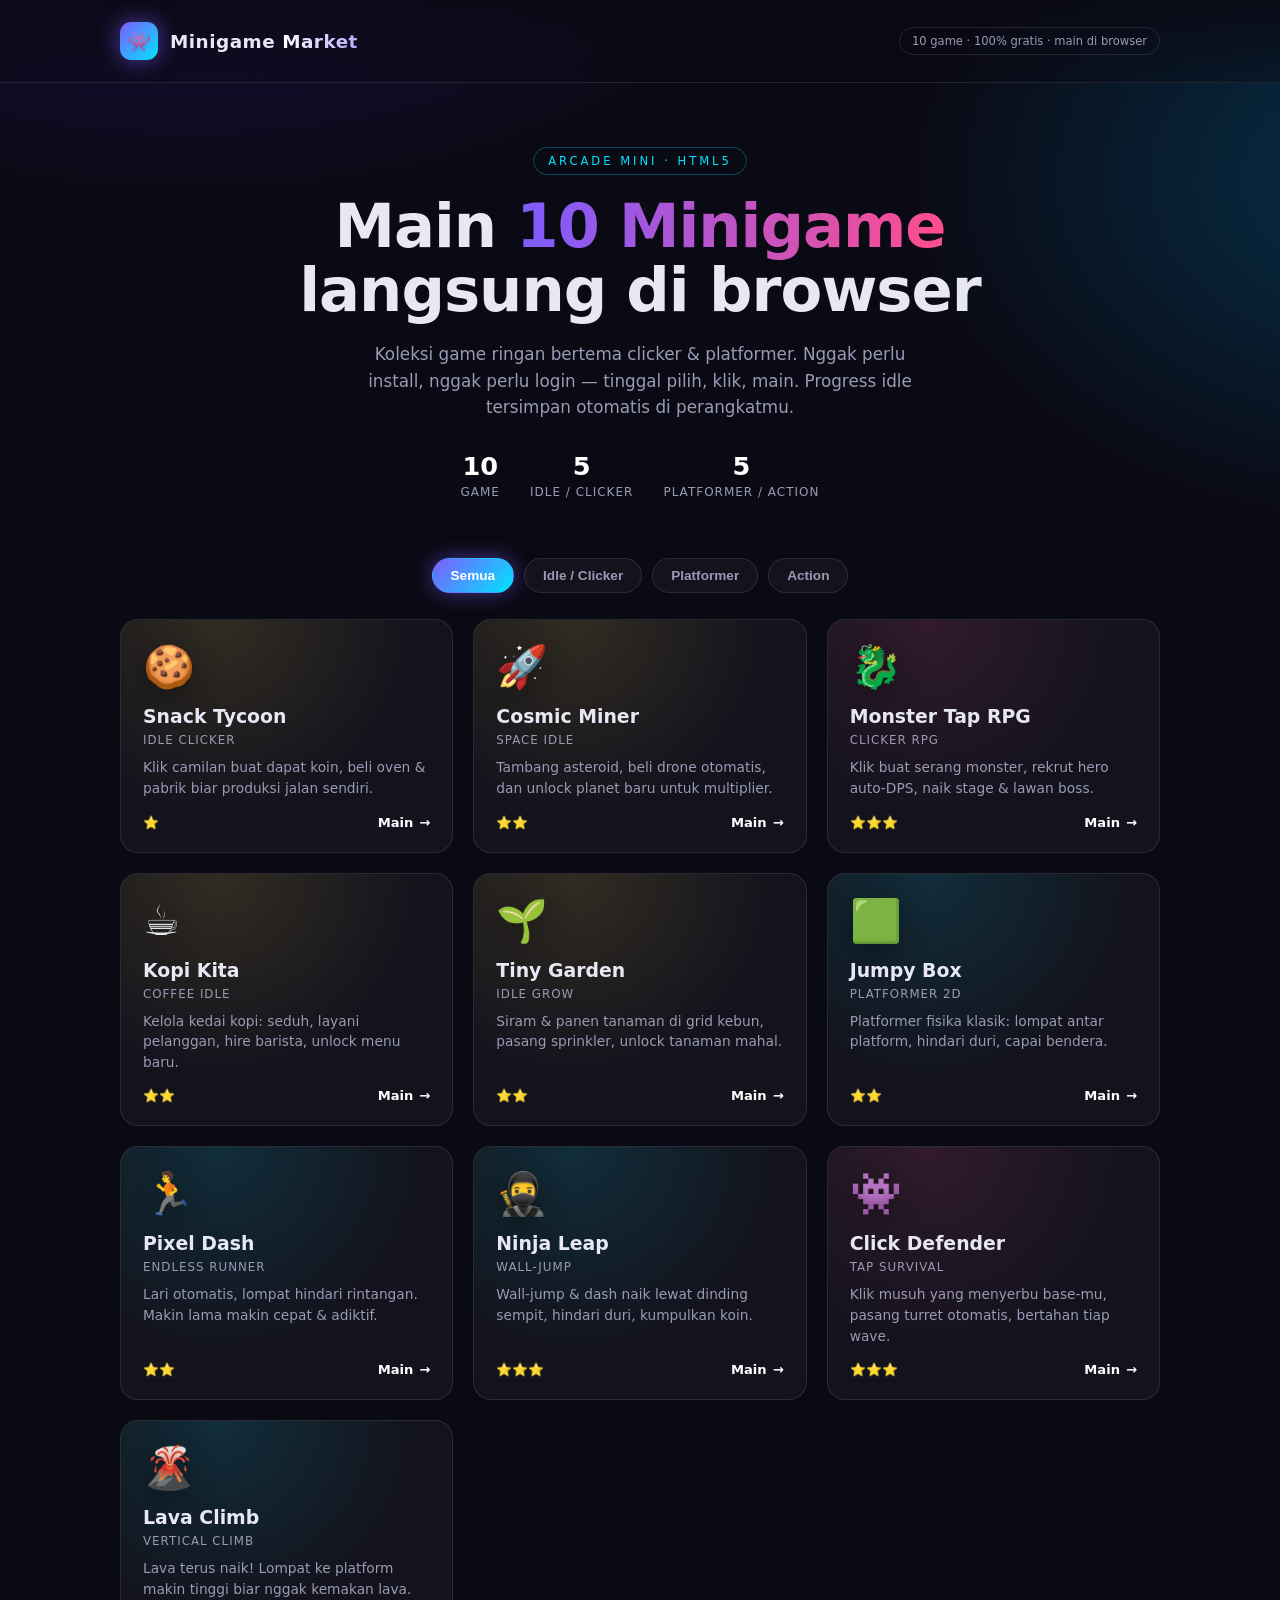
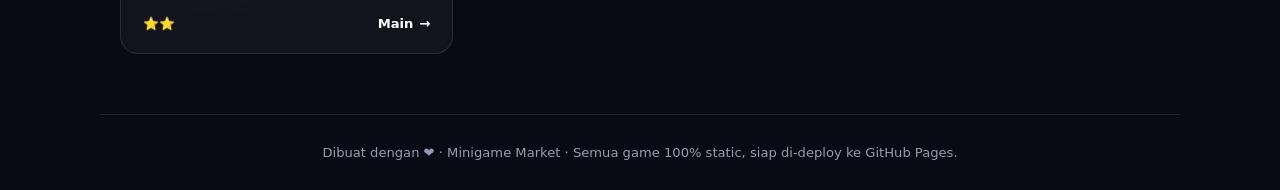
<file: index.html>
<!DOCTYPE html>
<html lang="id">
<head>
<meta charset="UTF-8">
<meta name="viewport" content="width=device-width,initial-scale=1.0">
<title>Minigame Market — 10 Game Mini Gratis</title>
<meta name="description" content="Kumpulan 10 minigame ringan (clicker & platformer) yang bisa dimainkan langsung di browser.">
<link rel="stylesheet" href="assets/style.css">
<style>
  .card.idle{--accent:var(--yellow);--cardglow:radial-gradient(circle at 30% 0%,rgba(255,210,63,.16),transparent 60%)}
  .card.platformer{--accent:var(--neon2);--cardglow:radial-gradient(circle at 30% 0%,rgba(0,229,255,.16),transparent 60%)}
  .card.action{--accent:var(--pink);--cardglow:radial-gradient(circle at 30% 0%,rgba(255,77,141,.16),transparent 60%)}
</style>
</head>
<body>
<header class="topbar">
  <div class="wrap" style="display:flex;align-items:center;justify-content:space-between;width:100%">
    <div class="brand"><span class="logo">👾</span> <span>Minigame&nbsp;<b>Market</b></span></div>
    <span class="chip">10 game · 100% gratis · main di browser</span>
  </div>
</header>

<section class="hero wrap">
  <span class="eyebrow">Arcade Mini · HTML5</span>
  <h1>Main <span>10 Minigame</span><br>langsung di browser</h1>
  <p>Koleksi game ringan bertema clicker &amp; platformer. Nggak perlu install, nggak perlu login — tinggal pilih, klik, main. Progress idle tersimpan otomatis di perangkatmu.</p>
  <div class="stats">
    <div><b>10</b><span>Game</span></div>
    <div><b>5</b><span>Idle / Clicker</span></div>
    <div><b>5</b><span>Platformer / Action</span></div>
  </div>
</section>

<div class="wrap">
  <div class="filters" id="filters">
    <button class="filter active" data-f="all">Semua</button>
    <button class="filter" data-f="idle">Idle / Clicker</button>
    <button class="filter" data-f="platformer">Platformer</button>
    <button class="filter" data-f="action">Action</button>
  </div>

  <main class="grid" id="grid"></main>
</div>

<footer class="site wrap">
  Dibuat dengan ❤️ · Minigame Market · Semua game 100% static, siap di-deploy ke GitHub Pages.
</footer>

<script>
const GAMES=[
  {f:'idle',ico:'🍪',title:'Snack Tycoon',genre:'Idle Clicker',stars:'⭐',file:'games/snack-tycoon.html',desc:'Klik camilan buat dapat koin, beli oven & pabrik biar produksi jalan sendiri.'},
  {f:'idle',ico:'🚀',title:'Cosmic Miner',genre:'Space Idle',stars:'⭐⭐',file:'games/cosmic-miner.html',desc:'Tambang asteroid, beli drone otomatis, dan unlock planet baru untuk multiplier.'},
  {f:'action',ico:'🐉',title:'Monster Tap RPG',genre:'Clicker RPG',stars:'⭐⭐⭐',file:'games/monster-tap.html',desc:'Klik buat serang monster, rekrut hero auto-DPS, naik stage & lawan boss.'},
  {f:'idle',ico:'☕',title:'Kopi Kita',genre:'Coffee Idle',stars:'⭐⭐',file:'games/kopi-kita.html',desc:'Kelola kedai kopi: seduh, layani pelanggan, hire barista, unlock menu baru.'},
  {f:'idle',ico:'🌱',title:'Tiny Garden',genre:'Idle Grow',stars:'⭐⭐',file:'games/tiny-garden.html',desc:'Siram & panen tanaman di grid kebun, pasang sprinkler, unlock tanaman mahal.'},
  {f:'platformer',ico:'🟩',title:'Jumpy Box',genre:'Platformer 2D',stars:'⭐⭐',file:'games/jumpy-box.html',desc:'Platformer fisika klasik: lompat antar platform, hindari duri, capai bendera.'},
  {f:'platformer',ico:'🏃',title:'Pixel Dash',genre:'Endless Runner',stars:'⭐⭐',file:'games/pixel-dash.html',desc:'Lari otomatis, lompat hindari rintangan. Makin lama makin cepat & adiktif.'},
  {f:'platformer',ico:'🥷',title:'Ninja Leap',genre:'Wall-Jump',stars:'⭐⭐⭐',file:'games/ninja-leap.html',desc:'Wall-jump & dash naik lewat dinding sempit, hindari duri, kumpulkan koin.'},
  {f:'action',ico:'👾',title:'Click Defender',genre:'Tap Survival',stars:'⭐⭐⭐',file:'games/click-defender.html',desc:'Klik musuh yang menyerbu base-mu, pasang turret otomatis, bertahan tiap wave.'},
  {f:'platformer',ico:'🌋',title:'Lava Climb',genre:'Vertical Climb',stars:'⭐⭐',file:'games/lava-climb.html',desc:'Lava terus naik! Lompat ke platform makin tinggi biar nggak kemakan lava.'}
];
const grid=document.getElementById('grid');
function render(filter){
  grid.innerHTML='';
  GAMES.filter(g=>filter==='all'||g.f===filter).forEach(g=>{
    const a=document.createElement('a');
    a.href=g.file;a.className='card '+g.f;
    a.innerHTML=`<div class="ico">${g.ico}</div>
      <h3>${g.title}</h3>
      <div class="genre">${g.genre}</div>
      <p>${g.desc}</p>
      <div class="foot"><span class="stars">${g.stars}</span>
      <span class="play">Main <span class="arr">→</span></span></div>`;
    grid.appendChild(a);
  });
}
document.getElementById('filters').addEventListener('click',e=>{
  const b=e.target.closest('.filter');if(!b)return;
  document.querySelectorAll('.filter').forEach(x=>x.classList.remove('active'));
  b.classList.add('active');render(b.dataset.f);
});
render('all');
</script>
</body>
</html>
</file>
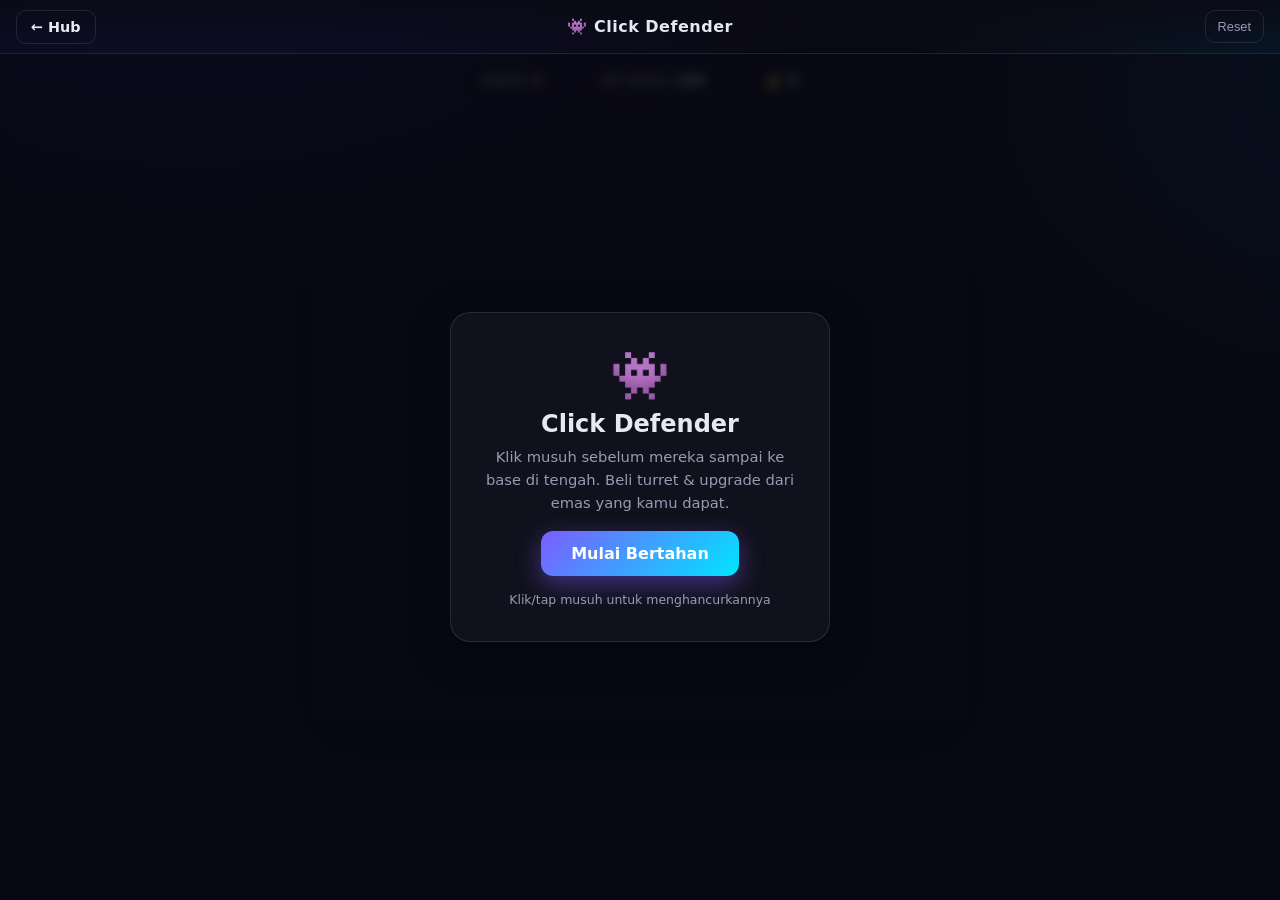
<file: games/click-defender.html>
<!DOCTYPE html>
<html lang="id">
<head>
<meta charset="UTF-8">
<meta name="viewport" content="width=device-width,initial-scale=1.0">
<title>Click Defender</title>
<link rel="stylesheet" href="../assets/style.css">
<link rel="stylesheet" href="../assets/canvas.css">
<style>.shopbar{position:fixed;bottom:0;left:0;right:0;display:flex;justify-content:center;gap:10px;padding:10px;background:linear-gradient(0deg,rgba(10,10,20,.92),transparent);z-index:60;flex-wrap:wrap}
.ubtn{cursor:pointer;border:1px solid var(--panel-border);background:rgba(255,255,255,.04);color:var(--text);padding:8px 14px;border-radius:10px;font-family:inherit;font-weight:700;font-size:.8rem;transition:.15s}
.ubtn:hover:not(:disabled){border-color:var(--neon)}.ubtn:disabled{opacity:.4;cursor:not-allowed}.ubtn b{color:#3fe08a}</style>
</head>
<body class="canvas-game">
<div class="game-top">
  <a class="back" href="../index.html">← Hub</a>
  <span class="gname">👾 Click Defender</span>
  <button class="reset" id="resetBtn">Reset</button>
</div>
<div class="hud">
  <div class="h"><span>Wave</span><b id="wave">1</b></div>
  <div class="h"><span>HP Base</span><b id="hp">100</b></div>
  <div class="h"><span>💰</span><b id="gold">0</b></div>
</div>
<div class="stage"><canvas id="c" width="640" height="480"></canvas></div>
<div class="shopbar" id="shop"></div>
<div class="overlay" id="ov">
  <div class="panel">
    <div class="big">👾</div>
    <h2>Click Defender</h2>
    <p>Klik musuh sebelum mereka sampai ke base di tengah. Beli turret &amp; upgrade dari emas yang kamu dapat.</p>
    <button class="btn" id="startBtn">Mulai Bertahan</button>
    <div class="keyhint">Klik/tap musuh untuk menghancurkannya</div>
  </div>
</div>
<script>
const KEY='mm_click-defender-best';
const c=document.getElementById('c'),x=c.getContext('2d');
const W=c.width,H=c.height,CX=W/2,CY=H/2;
let running=false,enemies,particles,gold,hp,wave,clickDmg,turrets,turretCd,spawnQueue,spawnT,betweenWave,waveTimer;
const upgrades=[
  {id:'dmg',name:'Klik DMG',icon:'⚔️',base:30,get lvl(){return st.dmg;},apply(){st.dmg++;}},
  {id:'turret',name:'Turret',icon:'🔫',base:60,get lvl(){return st.turret;},apply(){st.turret++;}},
  {id:'regen',name:'Repair Base',icon:'❤️',base:40,get lvl(){return st.regen;},apply(){hp=Math.min(st.maxhp,hp+25);}}
];
let st={dmg:0,turret:0,regen:0,maxhp:100};
function uCost(u){return Math.ceil(u.base*Math.pow(1.4,u.lvl));}
function reset(){enemies=[];particles=[];gold=0;hp=100;st={dmg:0,turret:0,regen:0,maxhp:100};wave=0;turretCd=0;betweenWave=true;waveTimer=90;buildShop();nextWave();}
function nextWave(){wave++;document.getElementById('wave').textContent=wave;const n=4+wave*2;spawnQueue=n;spawnT=0;betweenWave=false;}
function spawnEnemy(){const edge=Math.floor(Math.random()*4);let ex,ey;if(edge===0){ex=Math.random()*W;ey=-20;}else if(edge===1){ex=W+20;ey=Math.random()*H;}else if(edge===2){ex=Math.random()*W;ey=H+20;}else{ex=-20;ey=Math.random()*H;}
  const boss=wave%5===0&&spawnQueue===1;const hpv=boss?40+wave*12:6+wave*3;
  enemies.push({x:ex,y:ey,hp:hpv,max:hpv,r:boss?30:16,spd:(0.45+wave*0.025)*(boss?0.6:1),boss:boss,emoji:boss?'👹':['👾','👻','🧟','👽'][wave%4]});}
function hitEnemy(en,dmg,px,py){en.hp-=dmg;for(let i=0;i<4;i++)particles.push({x:px||en.x,y:py||en.y,vx:(Math.random()-.5)*5,vy:(Math.random()-.5)*5,life:16,col:'255,77,141'});if(en.hp<=0){gold+=en.boss?20+wave*3:2+Math.floor(wave/2);en.dead=true;for(let i=0;i<10;i++)particles.push({x:en.x,y:en.y,vx:(Math.random()-.5)*7,vy:(Math.random()-.5)*7,life:24,col:'255,210,63'});}}
function end(){running=false;const b=+(localStorage.getItem(KEY)||0);if(wave>b)localStorage.setItem(KEY,wave);const ov=document.getElementById('ov');ov.querySelector('.panel').innerHTML=`<div class="big">💀</div><h2>Base Hancur</h2><div class="score-line">Bertahan sampai wave <b>${wave}</b></div><p>Rekor wave: ${Math.max(wave,b)}</p><button class="btn" id="startBtn">Main Lagi</button>`;ov.classList.remove('hide');bind();}
function loop(){
  if(!running)return;
  x.clearRect(0,0,W,H);
  const g=x.createRadialGradient(CX,CY,30,CX,CY,W*0.6);g.addColorStop(0,'#1a1438');g.addColorStop(1,'#0c0c1c');x.fillStyle=g;x.fillRect(0,0,W,H);
  // base
  x.save();x.shadowColor='#7c5cff';x.shadowBlur=24;x.fillStyle='#7c5cff';x.beginPath();x.arc(CX,CY,26,0,7);x.fill();x.restore();x.fillStyle='#fff';x.font='24px sans-serif';x.textAlign='center';x.textBaseline='middle';x.fillText('🏰',CX,CY+1);
  // hp ring
  x.strokeStyle='#ff4d8d';x.lineWidth=4;x.beginPath();x.arc(CX,CY,32,-Math.PI/2,-Math.PI/2+Math.PI*2*(hp/st.maxhp));x.stroke();
  // waves spawn
  if(!betweenWave){spawnT--;if(spawnQueue>0&&spawnT<=0){spawnEnemy();spawnQueue--;spawnT=Math.max(18,46-wave);}if(spawnQueue===0&&enemies.length===0){betweenWave=true;waveTimer=90;gold+=5+wave;}}
  else{waveTimer--;if(waveTimer<=0)nextWave();}
  // turret auto-fire
  turretCd--;if(st.turret>0&&turretCd<=0&&enemies.length){let near=null,nd=1e9;enemies.forEach(e=>{const d=Math.hypot(e.x-CX,e.y-CY);if(d<nd){nd=d;near=e;}});if(near){hitEnemy(near,2+st.turret);particles.push({x:CX,y:CY,vx:(near.x-CX)/15,vy:(near.y-CY)/15,life:12,col:'0,229,255',line:near});}turretCd=Math.max(8,26-st.turret*2);}
  // enemies
  for(let i=enemies.length-1;i>=0;i--){const e=enemies[i];if(e.dead){enemies.splice(i,1);continue;}const a=Math.atan2(CY-e.y,CX-e.x);e.x+=Math.cos(a)*e.spd;e.y+=Math.sin(a)*e.spd;
    if(Math.hypot(e.x-CX,e.y-CY)<32){hp-=e.boss?20:6;e.dead=true;if(hp<=0){renderHud();end();return;}}
    x.font=(e.r*2)+'px sans-serif';x.fillText(e.emoji,e.x,e.y);
    if(e.hp<e.max){x.fillStyle='rgba(0,0,0,.5)';x.fillRect(e.x-e.r,e.y-e.r-8,e.r*2,4);x.fillStyle='#3fe08a';x.fillRect(e.x-e.r,e.y-e.r-8,e.r*2*(e.hp/e.max),4);}
  }
  // particles
  for(let i=particles.length-1;i>=0;i--){const p=particles[i];p.x+=p.vx;p.y+=p.vy;p.life--;x.fillStyle='rgba('+p.col+','+(p.life/20)+')';x.fillRect(p.x-2,p.y-2,4,4);if(p.life<=0)particles.splice(i,1);}
  // between-wave text
  if(betweenWave){x.fillStyle='#fff';x.font='bold 20px Trebuchet MS';x.fillText('Wave '+(wave+1)+' dalam '+Math.ceil(waveTimer/60*1.5)+'...',CX,60);}
  renderHud();updateShop();
  requestAnimationFrame(loop);
}
function renderHud(){document.getElementById('hp').textContent=Math.max(0,Math.ceil(hp));document.getElementById('gold').textContent=gold;}
function buildShop(){const sh=document.getElementById('shop');sh.innerHTML='';upgrades.forEach(u=>{const b=document.createElement('button');b.className='ubtn';b.id='u-'+u.id;b.onclick=()=>{const cost=uCost(u);if(gold>=cost){gold-=cost;u.apply();}};sh.appendChild(b);});}
function updateShop(){upgrades.forEach(u=>{const cost=uCost(u);const b=document.getElementById('u-'+u.id);b.disabled=gold<cost;b.innerHTML=`${u.icon} ${u.name} ${u.id!=='regen'?'Lv'+(u.lvl+1):''} · <b>💰${cost}</b>`;});}
c.addEventListener('pointerdown',e=>{if(!running)return;const r=c.getBoundingClientRect();const mx=(e.clientX-r.left)*(W/r.width),my=(e.clientY-r.top)*(H/r.height);let hitOne=false;for(let i=enemies.length-1;i>=0;i--){const en=enemies[i];if(Math.hypot(en.x-mx,en.y-my)<en.r+6){hitEnemy(en,1+st.dmg*2,mx,my);hitOne=true;break;}}});
function start(){document.getElementById('ov').classList.add('hide');reset();running=true;loop();}
function bind(){document.getElementById('startBtn').onclick=start;}
bind();x.textAlign='center';x.textBaseline='middle';
document.getElementById('resetBtn').onclick=()=>{localStorage.removeItem(KEY);};
</script>
</body>
</html>
</file>
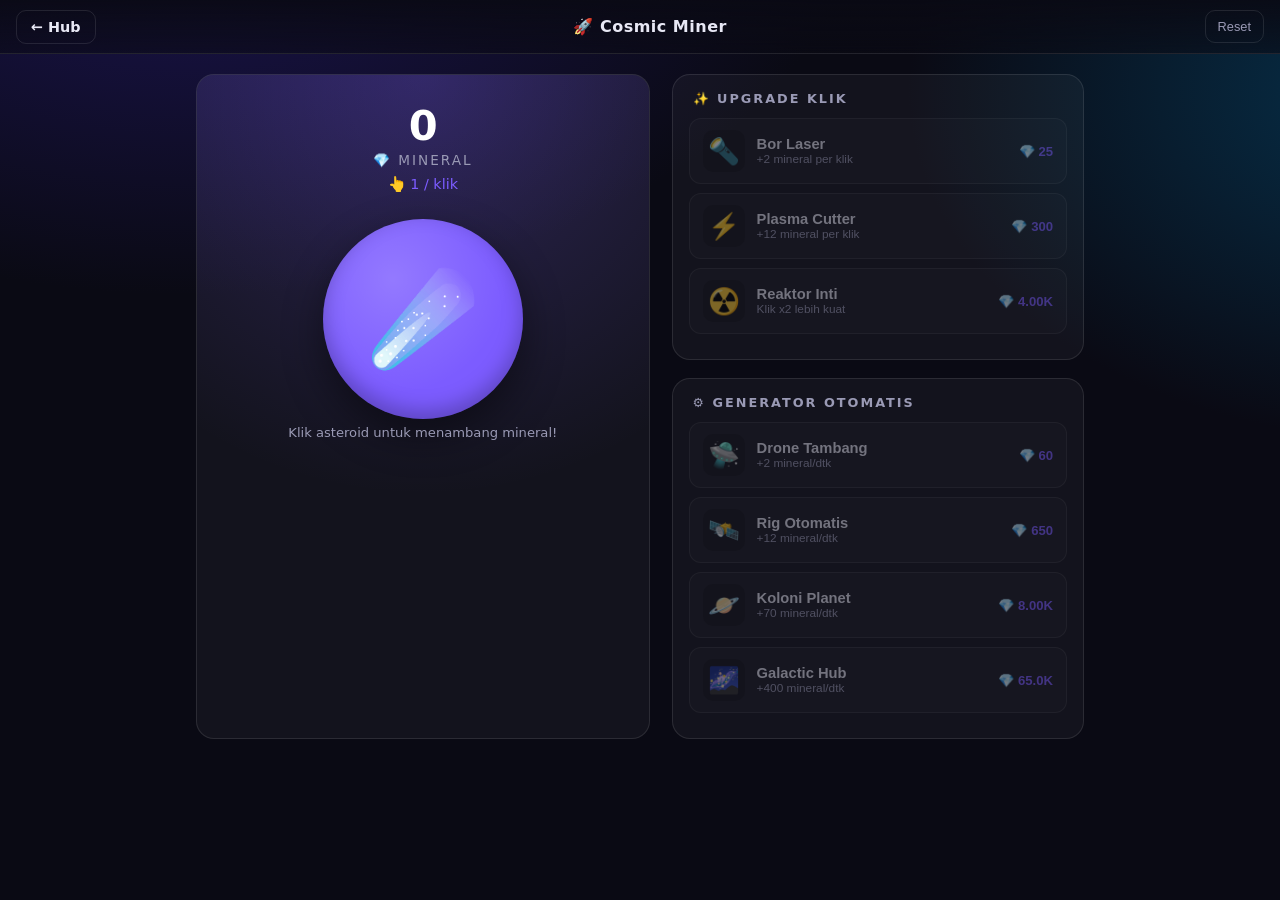
<file: games/cosmic-miner.html>
<!DOCTYPE html>
<html lang="id">
<head>
<meta charset="UTF-8">
<meta name="viewport" content="width=device-width,initial-scale=1.0">
<title>Cosmic Miner</title>
<link rel="stylesheet" href="../assets/style.css">
<link rel="stylesheet" href="../assets/idle.css">
</head>
<body>
<div class="game-top">
  <a class="back" href="../index.html">← Hub</a>
  <span class="gname">🚀 Cosmic Miner</span>
  <button class="reset" id="resetBtn">Reset</button>
</div>
<div id="game"></div>
<script src="../assets/idle.js"></script>
<script>
IdleGame.start({
  key:'cosmic-miner',name:'Cosmic Miner',
  theme:{accent:'#7c5cff',glow:'radial-gradient(circle at 50% 0%,rgba(124,92,255,.25),transparent 60%)'},
  currency:{name:'Mineral',icon:'💎'},
  clickIcon:'☄️',clickHint:'Klik asteroid untuk menambang mineral!',baseClick:1,
  upgrades:[
    {id:'pick',name:'Bor Laser',icon:'🔦',desc:'+2 mineral per klik',baseCost:25,costMul:1.15,clickAdd:2},
    {id:'plasma',name:'Plasma Cutter',icon:'⚡',desc:'+12 mineral per klik',baseCost:300,costMul:1.17,clickAdd:12},
    {id:'core',name:'Reaktor Inti',icon:'☢️',desc:'Klik x2 lebih kuat',baseCost:4000,costMul:1.6,clickMult:2}
  ],
  producers:[
    {id:'drone',name:'Drone Tambang',icon:'🛸',desc:'+2 mineral/dtk',baseCost:60,costMul:1.17,cps:2},
    {id:'rig',name:'Rig Otomatis',icon:'🛰️',desc:'+12 mineral/dtk',baseCost:650,costMul:1.18,cps:12},
    {id:'planet',name:'Koloni Planet',icon:'🪐',desc:'+70 mineral/dtk',baseCost:8000,costMul:1.2,cps:70},
    {id:'galaxy',name:'Galactic Hub',icon:'🌌',desc:'+400 mineral/dtk',baseCost:65000,costMul:1.21,cps:400}
  ]
});
</script>
</body>
</html>
</file>
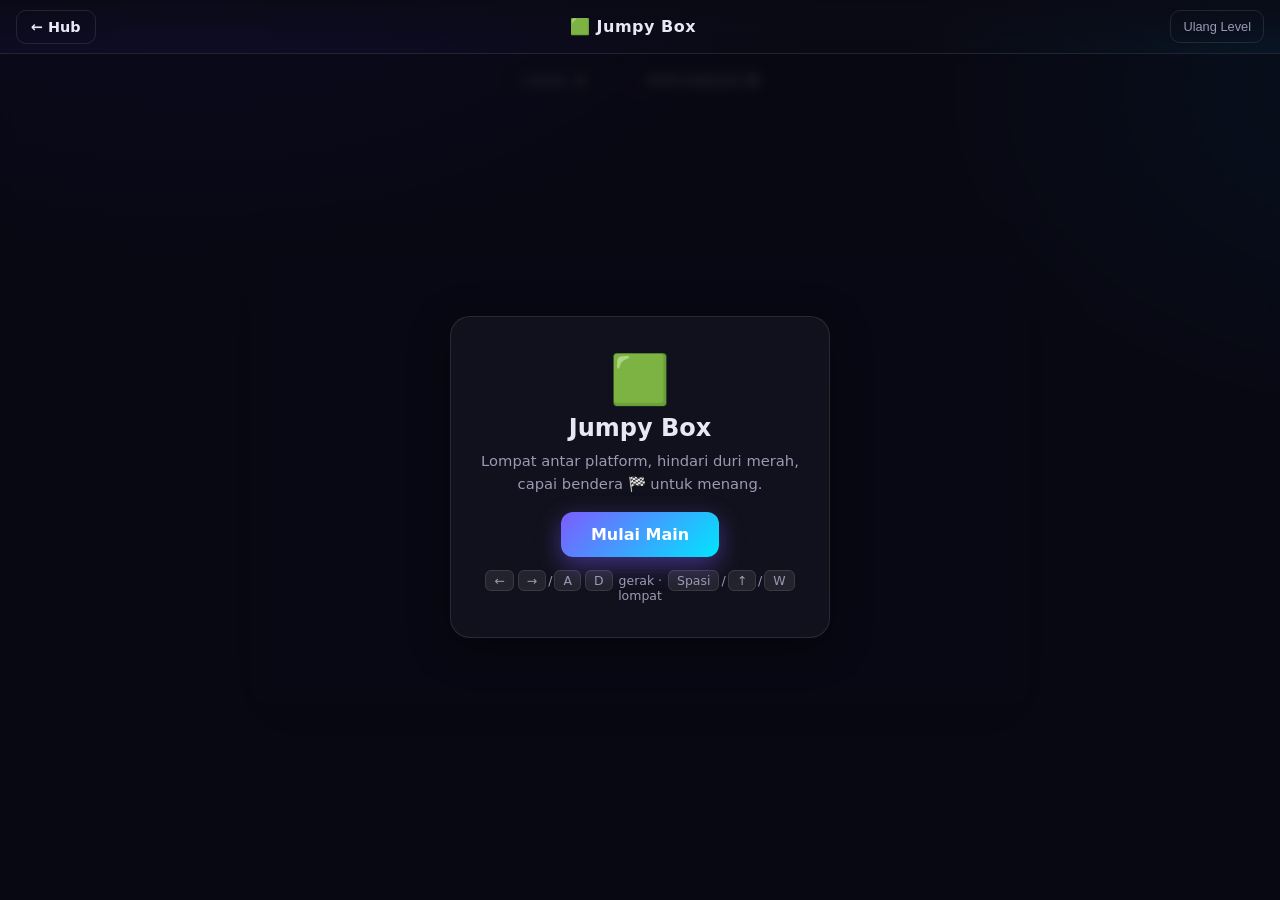
<file: games/jumpy-box.html>
<!DOCTYPE html>
<html lang="id">
<head>
<meta charset="UTF-8">
<meta name="viewport" content="width=device-width,initial-scale=1.0">
<title>Jumpy Box</title>
<link rel="stylesheet" href="../assets/style.css">
<link rel="stylesheet" href="../assets/canvas.css">
<style>.touch-ctrl{position:fixed;bottom:14px;left:0;right:0;display:flex;justify-content:space-between;padding:0 16px;z-index:60;pointer-events:none}
.touch-ctrl .grp{display:flex;gap:10px;pointer-events:auto}
.tbtn{width:62px;height:62px;border-radius:16px;border:1px solid var(--panel-border);background:rgba(255,255,255,.06);color:#fff;font-size:1.5rem;font-weight:800;display:grid;place-items:center;user-select:none}
@media(hover:hover){.touch-ctrl{display:none}}</style>
</head>
<body class="canvas-game">
<div class="game-top">
  <a class="back" href="../index.html">← Hub</a>
  <span class="gname">🟩 Jumpy Box</span>
  <button class="reset" id="resetBtn">Ulang Level</button>
</div>
<div class="hud">
  <div class="h"><span>Level</span><b id="lvl">1</b></div>
  <div class="h"><span>Percobaan</span><b id="tries">0</b></div>
</div>
<div class="stage"><canvas id="c" width="760" height="440"></canvas></div>
<div class="touch-ctrl">
  <div class="grp"><div class="tbtn" id="bl">←</div><div class="tbtn" id="br">→</div></div>
  <div class="grp"><div class="tbtn" id="bj">⬆</div></div>
</div>
<div class="overlay" id="ov">
  <div class="panel">
    <div class="big">🟩</div>
    <h2>Jumpy Box</h2>
    <p>Lompat antar platform, hindari duri merah, capai bendera 🏁 untuk menang.</p>
    <button class="btn" id="startBtn">Mulai Main</button>
    <div class="keyhint"><kbd>←</kbd><kbd>→</kbd>/<kbd>A</kbd><kbd>D</kbd> gerak · <kbd>Spasi</kbd>/<kbd>↑</kbd>/<kbd>W</kbd> lompat</div>
  </div>
</div>
<script>
const c=document.getElementById('c'),x=c.getContext('2d');
const W=c.width,H=c.height;
// levels: platforms[x,y,w,h], spikes[x,y,w], flag[x,y], start[x,y]
const LEVELS=[
  {start:[40,360],flag:[700,300],plats:[[0,400,300,40],[340,400,420,40],[300,320,90,18],[470,260,90,18],[620,330,140,18]],spikes:[[300,388,40]]},
  {start:[30,360],flag:[710,120],plats:[[0,400,200,40],[250,360,90,18],[400,300,90,18],[250,240,90,18],[420,180,90,18],[620,160,140,18],[560,400,200,40]],spikes:[[450,388,100],[250,348,40]]},
  {start:[30,360],flag:[700,360],plats:[[0,400,160,40],[210,400,80,40],[340,400,80,40],[470,400,80,40],[600,400,160,40],[280,300,70,16],[420,250,70,16],[560,300,70,16]],spikes:[[160,388,50],[290,388,50],[420,388,50],[550,388,50]]}
];
let lvl=0,tries=0,running=false,p,keys={l:false,r:false,j:false},won;
function loadLevel(){const L=LEVELS[lvl];p={x:L.start[0],y:L.start[1],w:30,h:30,vx:0,vy:0,grounded:false};won=false;document.getElementById('lvl').textContent=lvl+1;}
function reset(){lvl=0;tries=0;document.getElementById('tries').textContent=0;loadLevel();}
function die(){tries++;document.getElementById('tries').textContent=tries;const L=LEVELS[lvl];p.x=L.start[0];p.y=L.start[1];p.vx=p.vy=0;}
function win(){if(lvl+1<LEVELS.length){lvl++;loadLevel();}else{running=false;const ov=document.getElementById('ov');ov.querySelector('.panel').innerHTML=`<div class="big">🏆</div><h2>Semua Level Selesai!</h2><div class="score-line">Total percobaan: <b>${tries}</b></div><button class="btn" id="startBtn">Main Lagi</button>`;ov.classList.remove('hide');bind();}}
function loop(){
  if(!running)return;
  const L=LEVELS[lvl];
  // input
  if(keys.l)p.vx=-4.2;else if(keys.r)p.vx=4.2;else p.vx*=0.7;
  if(keys.j&&p.grounded){p.vy=-11.4;p.grounded=false;}
  p.vy+=0.6;if(p.vy>14)p.vy=14;
  p.x+=p.vx;
  // horizontal collision
  L.plats.forEach(pl=>{if(rectHit(p,pl)){if(p.vx>0)p.x=pl[0]-p.w;else if(p.vx<0)p.x=pl[0]+pl[2];p.vx=0;}});
  p.y+=p.vy;p.grounded=false;
  L.plats.forEach(pl=>{if(rectHit(p,pl)){if(p.vy>0){p.y=pl[1]-p.h;p.grounded=true;}else if(p.vy<0)p.y=pl[1]+pl[3];p.vy=0;}});
  if(p.x<0)p.x=0;if(p.x+p.w>W)p.x=W-p.w;
  if(p.y>H+40)die();
  // spikes
  L.spikes.forEach(s=>{if(p.x+p.w>s[0]&&p.x<s[0]+s[2]&&p.y+p.h>s[1]&&p.y+p.h<s[1]+18)die();});
  // flag
  if(p.x+p.w>L.flag[0]&&p.x<L.flag[0]+30&&p.y+p.h>L.flag[1]&&p.y<L.flag[1]+50)win();
  draw(L);
  requestAnimationFrame(loop);
}
function rectHit(a,r){return a.x<r[0]+r[2]&&a.x+a.w>r[0]&&a.y<r[1]+r[3]&&a.y+a.h>r[1];}
function draw(L){
  x.clearRect(0,0,W,H);const g=x.createLinearGradient(0,0,0,H);g.addColorStop(0,'#101030');g.addColorStop(1,'#0c0c1c');x.fillStyle=g;x.fillRect(0,0,W,H);
  // platforms
  L.plats.forEach(pl=>{x.fillStyle='#7c5cff';rr(pl[0],pl[1],pl[2],pl[3],5);x.fill();x.fillStyle='rgba(255,255,255,.08)';x.fillRect(pl[0],pl[1],pl[2],3);});
  // spikes
  x.fillStyle='#ff4d5e';L.spikes.forEach(s=>{const n=Math.floor(s[2]/12);for(let i=0;i<n;i++){x.beginPath();x.moveTo(s[0]+i*12,s[1]+18);x.lineTo(s[0]+i*12+6,s[1]);x.lineTo(s[0]+i*12+12,s[1]+18);x.fill();}});
  // flag
  x.fillStyle='#888';x.fillRect(L.flag[0],L.flag[1],4,50);x.fillStyle='#3fe08a';x.beginPath();x.moveTo(L.flag[0]+4,L.flag[1]);x.lineTo(L.flag[0]+30,L.flag[1]+9);x.lineTo(L.flag[0]+4,L.flag[1]+18);x.fill();
  // player
  x.fillStyle='#ffd23f';rr(p.x,p.y,p.w,p.h,7);x.fill();x.fillStyle='#101030';const ed=p.vx<-.2?-3:p.vx>.2?3:0;x.fillRect(p.x+8+ed,p.y+9,5,6);x.fillRect(p.x+p.w-13+ed,p.y+9,5,6);
}
function rr(rx,ry,rw,rh,r){x.beginPath();x.moveTo(rx+r,ry);x.arcTo(rx+rw,ry,rx+rw,ry+rh,r);x.arcTo(rx+rw,ry+rh,rx,ry+rh,r);x.arcTo(rx,ry+rh,rx,ry,r);x.arcTo(rx,ry,rx+rw,ry,r);x.closePath();}
function start(){document.getElementById('ov').classList.add('hide');reset();running=true;loop();}
function bind(){document.getElementById('startBtn').onclick=start;}
bind();
window.addEventListener('keydown',e=>{if(['ArrowLeft','KeyA'].includes(e.code))keys.l=true;if(['ArrowRight','KeyD'].includes(e.code))keys.r=true;if(['Space','ArrowUp','KeyW'].includes(e.code)){e.preventDefault();keys.j=true;}});
window.addEventListener('keyup',e=>{if(['ArrowLeft','KeyA'].includes(e.code))keys.l=false;if(['ArrowRight','KeyD'].includes(e.code))keys.r=false;if(['Space','ArrowUp','KeyW'].includes(e.code))keys.j=false;});
function hold(id,k){const el=document.getElementById(id);el.addEventListener('pointerdown',e=>{e.preventDefault();keys[k]=true;});el.addEventListener('pointerup',()=>keys[k]=false);el.addEventListener('pointerleave',()=>keys[k]=false);}
hold('bl','l');hold('br','r');hold('bj','j');
document.getElementById('resetBtn').onclick=()=>{if(running)die();};
</script>
</body>
</html>
</file>
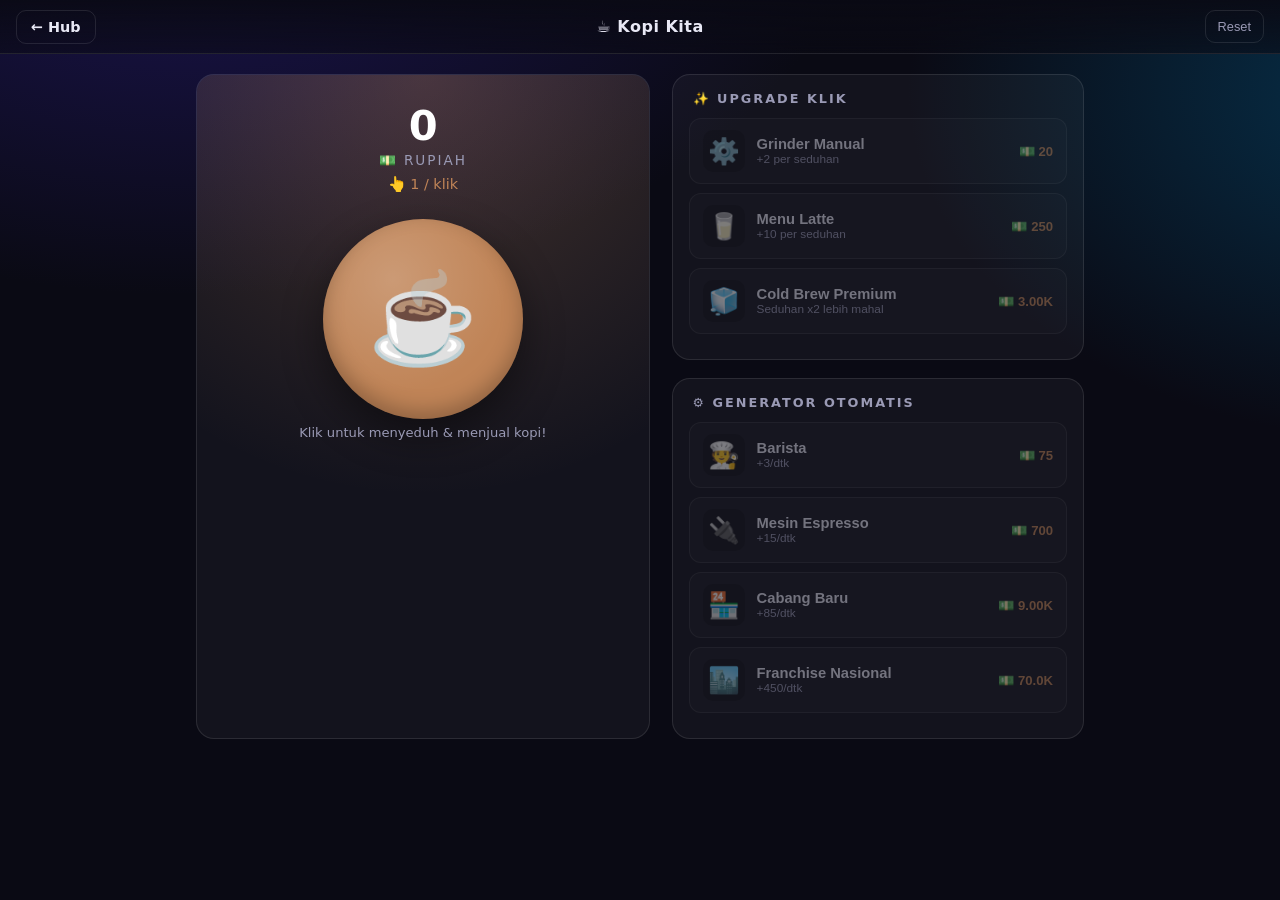
<file: games/kopi-kita.html>
<!DOCTYPE html>
<html lang="id">
<head>
<meta charset="UTF-8">
<meta name="viewport" content="width=device-width,initial-scale=1.0">
<title>Kopi Kita</title>
<link rel="stylesheet" href="../assets/style.css">
<link rel="stylesheet" href="../assets/idle.css">
</head>
<body>
<div class="game-top">
  <a class="back" href="../index.html">← Hub</a>
  <span class="gname">☕ Kopi Kita</span>
  <button class="reset" id="resetBtn">Reset</button>
</div>
<div id="game"></div>
<script src="../assets/idle.js"></script>
<script>
IdleGame.start({
  key:'kopi-kita',name:'Kopi Kita',
  theme:{accent:'#c08457',glow:'radial-gradient(circle at 50% 0%,rgba(192,132,87,.28),transparent 60%)'},
  currency:{name:'Rupiah',icon:'💵'},
  clickIcon:'☕',clickHint:'Klik untuk menyeduh & menjual kopi!',baseClick:1,
  upgrades:[
    {id:'grinder',name:'Grinder Manual',icon:'⚙️',desc:'+2 per seduhan',baseCost:20,costMul:1.15,clickAdd:2},
    {id:'latte',name:'Menu Latte',icon:'🥛',desc:'+10 per seduhan',baseCost:250,costMul:1.17,clickAdd:10},
    {id:'coldbrew',name:'Cold Brew Premium',icon:'🧊',desc:'Seduhan x2 lebih mahal',baseCost:3000,costMul:1.6,clickMult:2}
  ],
  producers:[
    {id:'barista',name:'Barista',icon:'🧑‍🍳',desc:'+3/dtk',baseCost:75,costMul:1.17,cps:3},
    {id:'machine',name:'Mesin Espresso',icon:'🔌',desc:'+15/dtk',baseCost:700,costMul:1.18,cps:15},
    {id:'branch',name:'Cabang Baru',icon:'🏪',desc:'+85/dtk',baseCost:9000,costMul:1.2,cps:85},
    {id:'franchise',name:'Franchise Nasional',icon:'🏙️',desc:'+450/dtk',baseCost:70000,costMul:1.21,cps:450}
  ]
});
</script>
</body>
</html>
</file>
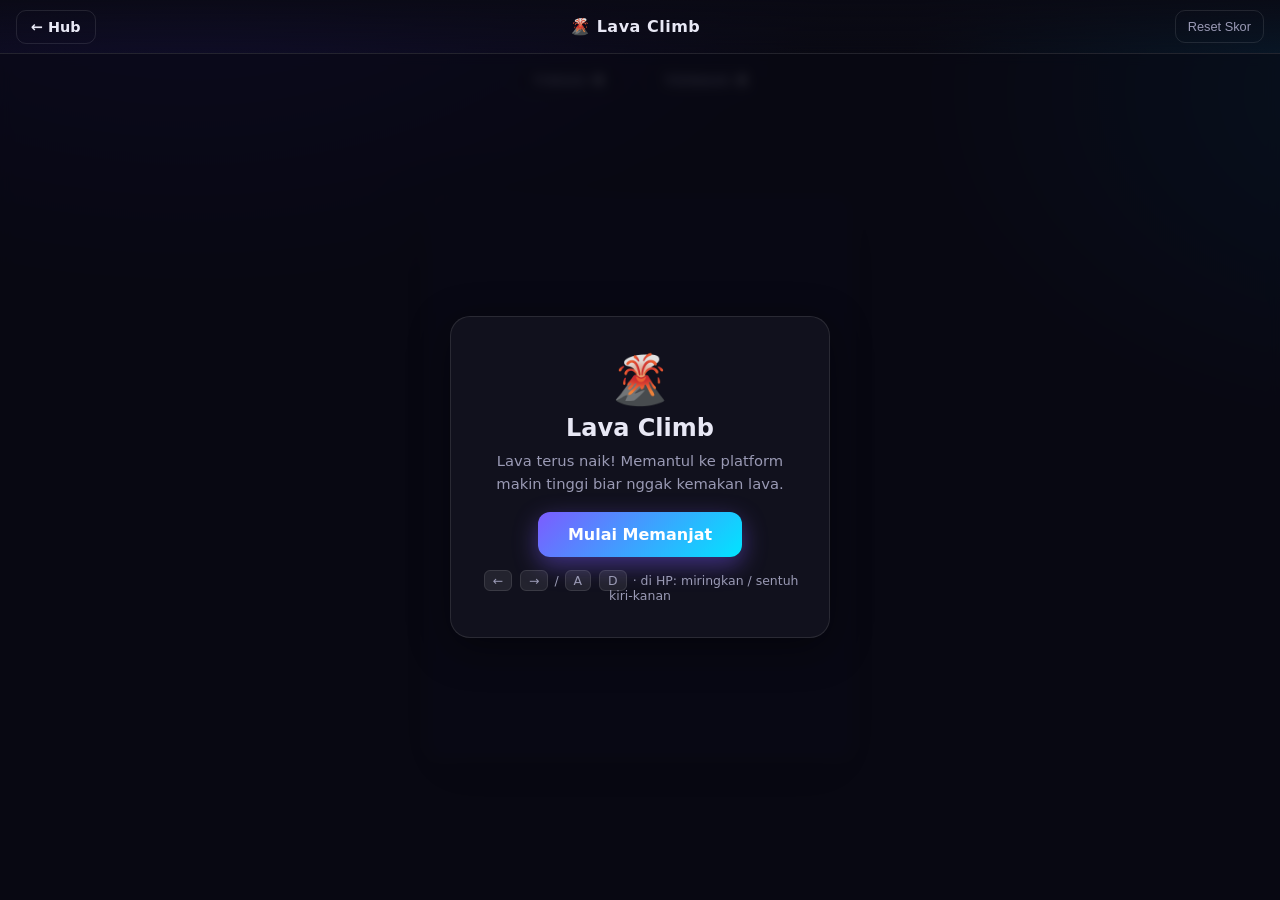
<file: games/lava-climb.html>
<!DOCTYPE html>
<html lang="id">
<head>
<meta charset="UTF-8">
<meta name="viewport" content="width=device-width,initial-scale=1.0">
<title>Lava Climb</title>
<link rel="stylesheet" href="../assets/style.css">
<link rel="stylesheet" href="../assets/canvas.css">
</head>
<body class="canvas-game">
<div class="game-top">
  <a class="back" href="../index.html">← Hub</a>
  <span class="gname">🌋 Lava Climb</span>
  <button class="reset" id="resetBtn">Reset Skor</button>
</div>
<div class="hud">
  <div class="h"><span>Tinggi</span><b id="score">0</b></div>
  <div class="h"><span>Terbaik</span><b id="best">0</b></div>
</div>
<div class="stage"><canvas id="c" width="420" height="560"></canvas></div>
<div class="overlay" id="ov">
  <div class="panel">
    <div class="big">🌋</div>
    <h2>Lava Climb</h2>
    <p>Lava terus naik! Memantul ke platform makin tinggi biar nggak kemakan lava.</p>
    <button class="btn" id="startBtn">Mulai Memanjat</button>
    <div class="keyhint"><kbd>←</kbd> <kbd>→</kbd> / <kbd>A</kbd> <kbd>D</kbd> · di HP: miringkan / sentuh kiri-kanan</div>
  </div>
</div>
<script>
const KEY='mm_lava-climb-best';
const c=document.getElementById('c'),x=c.getContext('2d');
const W=c.width,H=c.height;
let best=+(localStorage.getItem(KEY)||0);document.getElementById('best').textContent=best;
let running=false,p,plats,lava,camY,score,left,right,maxClimb;
const GRAV=0.42,JUMP=-12.4;
function makePlat(y){const types=['static','static','static','move','break'];const t=types[Math.floor(Math.random()*types.length)];return{x:Math.random()*(W-72),y:y,w:72,h:14,t:t,dir:Math.random()<.5?-1:1,used:false};}
function reset(){
  p={x:W/2-16,y:H-120,w:32,h:32,vy:JUMP,vx:0};
  plats=[{x:W/2-40,y:H-70,w:80,h:14,t:'static'}];
  let y=H-150;for(let i=0;i<10;i++){plats.push(makePlat(y));y-=Math.random()*40+62;}
  lava=H+40;camY=0;score=0;maxClimb=0;left=right=false;
}
function end(){running=false;if(score>best){best=score;localStorage.setItem(KEY,best);}document.getElementById('best').textContent=best;const ov=document.getElementById('ov');ov.querySelector('.panel').innerHTML=`<div class="big">☠️</div><h2>Kena Lava!</h2><div class="score-line">Tinggi: <b>${score} m</b></div><p>Terbaik: ${best} m</p><button class="btn" id="startBtn">Coba Lagi</button>`;ov.classList.remove('hide');bind();}
function loop(){
  if(!running)return;
  // input
  if(left)p.vx=-5;else if(right)p.vx=5;else p.vx*=0.8;
  p.x+=p.vx;if(p.x<-p.w)p.x=W;if(p.x>W)p.x=-p.w;
  p.vy+=GRAV;p.y+=p.vy;
  // camera follows up
  if(p.y-camY<H*0.4){camY=p.y-H*0.4;}
  maxClimb=Math.max(maxClimb,-camY);score=Math.floor(maxClimb/10);
  document.getElementById('score').textContent=score;
  // lava rises (faster over time)
  lava-=0.35+score*0.0016;
  // platform collision (falling only)
  plats.forEach(pl=>{
    if(pl.t==='move'){pl.x+=pl.dir*1.4;if(pl.x<0||pl.x+pl.w>W)pl.dir*=-1;}
    if(p.vy>0&&p.x+p.w>pl.x&&p.x<pl.x+pl.w&&p.y+p.h>pl.y&&p.y+p.h<pl.y+pl.h+p.vy&&!pl.used){
      if(pl.t==='break'){pl.used=true;pl.fall=true;}
      else{p.vy=JUMP;}
    }
  });
  // recycle platforms above
  for(let i=plats.length-1;i>=0;i--){const pl=plats[i];if(pl.fall){pl.y+=4;}if(pl.y-camY>H+30)plats.splice(i,1);}
  let topY=Math.min(...plats.map(pl=>pl.y));
  while(topY>camY-40){topY-=Math.random()*40+62;plats.push(makePlat(topY));}
  // death
  if(p.y>lava){end();return;}
  // ---- draw ----
  x.clearRect(0,0,W,H);
  const g=x.createLinearGradient(0,0,0,H);g.addColorStop(0,'#1a0e2e');g.addColorStop(1,'#2a0e1e');x.fillStyle=g;x.fillRect(0,0,W,H);
  // platforms
  plats.forEach(pl=>{const sy=pl.y-camY;if(sy<-20||sy>H+20)return;x.fillStyle=pl.t==='break'?'#a86b3c':pl.t==='move'?'#00e5ff':'#7c5cff';roundRect(pl.x,sy,pl.w,pl.h,6);x.fill();});
  // player
  const py=p.y-camY;x.fillStyle='#ffd23f';roundRect(p.x,py,p.w,p.h,8);x.fill();x.fillStyle='#2a0e1e';x.fillRect(p.x+8,py+10,5,5);x.fillRect(p.x+p.w-13,py+10,5,5);
  // lava
  const ly=lava-camY;const lg=x.createLinearGradient(0,ly,0,H);lg.addColorStop(0,'#ff6a00');lg.addColorStop(1,'#ff2d2d');x.fillStyle=lg;x.fillRect(0,ly,W,H-ly+50);
  x.fillStyle='rgba(255,200,0,.5)';for(let i=0;i<W;i+=24){x.beginPath();x.arc(i+12,ly+Math.sin(Date.now()/200+i)*3,6,0,7);x.fill();}
  requestAnimationFrame(loop);
}
function roundRect(rx,ry,rw,rh,r){x.beginPath();x.moveTo(rx+r,ry);x.arcTo(rx+rw,ry,rx+rw,ry+rh,r);x.arcTo(rx+rw,ry+rh,rx,ry+rh,r);x.arcTo(rx,ry+rh,rx,ry,r);x.arcTo(rx,ry,rx+rw,ry,r);x.closePath();}
function start(){reset();running=true;document.getElementById('ov').classList.add('hide');loop();}
function bind(){document.getElementById('startBtn').onclick=start;}
bind();
window.addEventListener('keydown',e=>{if(e.code==='ArrowLeft'||e.code==='KeyA')left=true;if(e.code==='ArrowRight'||e.code==='KeyD')right=true;});
window.addEventListener('keyup',e=>{if(e.code==='ArrowLeft'||e.code==='KeyA')left=false;if(e.code==='ArrowRight'||e.code==='KeyD')right=false;});
function touch(e){const r=c.getBoundingClientRect();const tx=e.touches?e.touches[0].clientX:e.clientX;left=tx-r.left<r.width/2;right=!left;}
c.addEventListener('pointerdown',touch);c.addEventListener('pointermove',e=>{if(e.pressure>0||e.buttons)touch(e);});
c.addEventListener('pointerup',()=>{left=right=false;});
if(window.DeviceOrientationEvent){window.addEventListener('deviceorientation',e=>{if(e.gamma==null)return;left=e.gamma<-6;right=e.gamma>6;});}
document.getElementById('resetBtn').onclick=()=>{localStorage.removeItem(KEY);best=0;document.getElementById('best').textContent=0;};
</script>
</body>
</html>
</file>
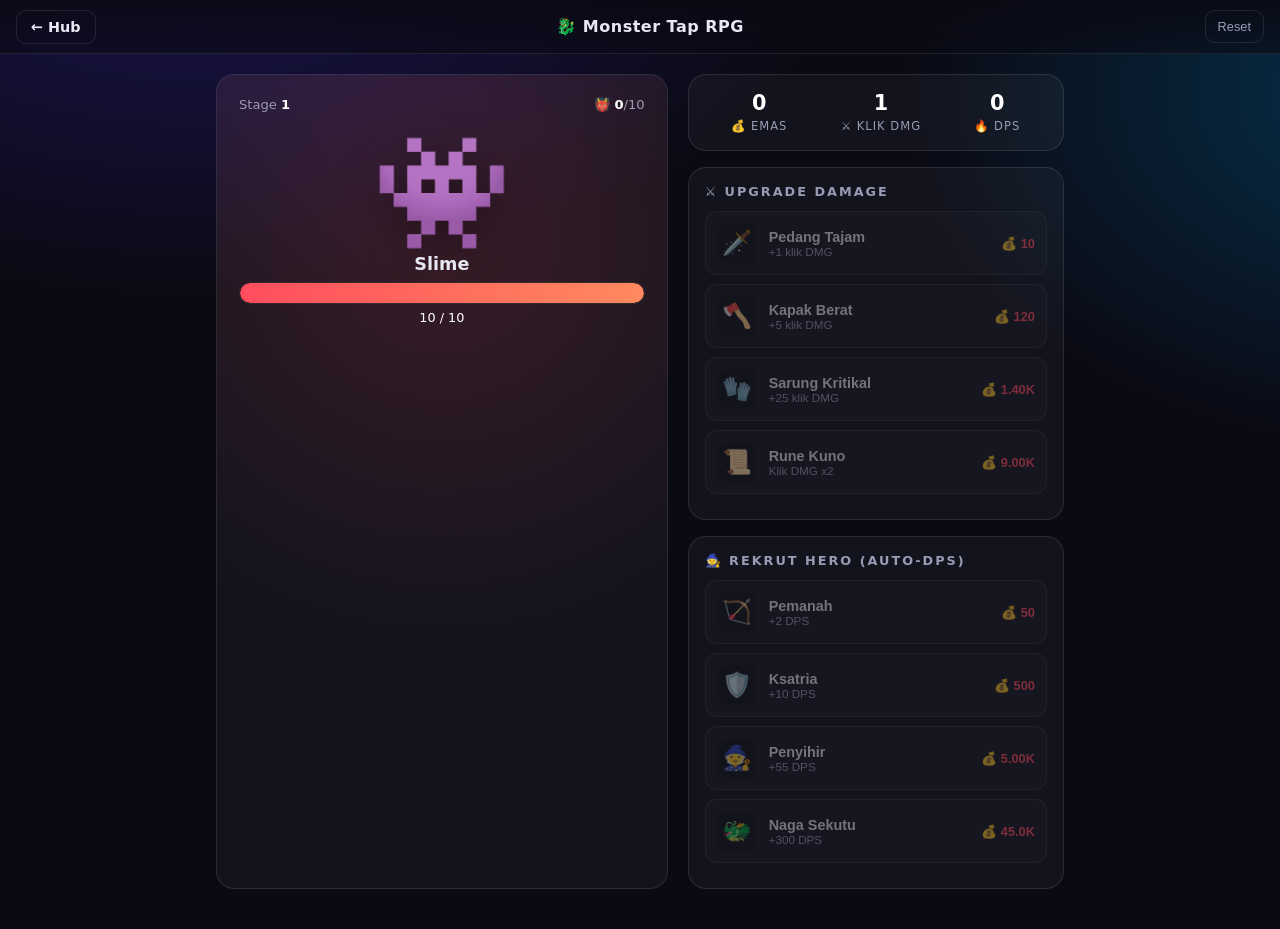
<file: games/monster-tap.html>
<!DOCTYPE html>
<html lang="id">
<head>
<meta charset="UTF-8">
<meta name="viewport" content="width=device-width,initial-scale=1.0">
<title>Monster Tap RPG</title>
<link rel="stylesheet" href="../assets/style.css">
<style>
:root{--g-accent:#ff4d5e}
.mt-wrap{max-width:880px;margin:0 auto;padding:74px 16px 40px;display:grid;grid-template-columns:1.2fr 1fr;gap:20px}
@media(max-width:760px){.mt-wrap{grid-template-columns:1fr}}
.arena{background:var(--panel);border:1px solid var(--panel-border);border-radius:var(--radius);padding:22px;text-align:center;position:relative;overflow:hidden;min-height:420px;display:flex;flex-direction:column}
.arena::after{content:'';position:absolute;inset:0;background:radial-gradient(circle at 50% 20%,rgba(255,77,94,.16),transparent 60%);pointer-events:none}
.stagebar{display:flex;justify-content:space-between;align-items:center;font-size:.82rem;color:var(--muted);position:relative;z-index:1}
.stagebar b{color:#fff}
.boss-flag{color:#ffd23f;font-weight:800}
.monster{font-size:7rem;cursor:pointer;user-select:none;margin:24px auto 6px;line-height:1;transition:transform .07s;position:relative;z-index:1;filter:drop-shadow(0 10px 20px rgba(0,0,0,.4))}
.monster:active{transform:scale(.9)}
.monster.hit{animation:shake .18s}
@keyframes shake{0%,100%{transform:translateX(0)}25%{transform:translateX(-8px) rotate(-4deg)}75%{transform:translateX(8px) rotate(4deg)}}
.mname{position:relative;z-index:1;font-weight:800;font-size:1.1rem;margin-bottom:8px}
.hpbar{position:relative;z-index:1;height:22px;border-radius:999px;background:rgba(0,0,0,.35);overflow:hidden;border:1px solid var(--panel-border);max-width:420px;margin:0 auto;width:100%}
.hpfill{height:100%;background:linear-gradient(90deg,#ff4d5e,#ff8a5e);transition:width .12s;border-radius:999px}
.hptext{position:relative;z-index:1;font-size:.8rem;color:#fff;margin-top:6px}
.btimer{position:relative;z-index:1;margin-top:8px;font-size:.85rem;color:#ffd23f;font-weight:800;height:18px}
.dmgpop{position:fixed;pointer-events:none;font-weight:900;font-size:1.3rem;color:#ffd23f;text-shadow:0 2px 6px #000;z-index:200;animation:dpop .8s ease-out forwards}
@keyframes dpop{0%{opacity:1;transform:translateY(0) scale(.8)}100%{opacity:0;transform:translateY(-60px) scale(1.4)}}
.side{display:flex;flex-direction:column;gap:16px}
.statbox{background:var(--panel);border:1px solid var(--panel-border);border-radius:var(--radius);padding:16px;display:flex;justify-content:space-around;text-align:center}
.statbox div b{display:block;font-size:1.3rem;color:#fff}
.statbox div span{font-size:.72rem;color:var(--muted);text-transform:uppercase;letter-spacing:1px}
.shop{background:var(--panel);border:1px solid var(--panel-border);border-radius:var(--radius);padding:16px}
.shop h3{font-size:.8rem;text-transform:uppercase;letter-spacing:2px;color:var(--muted);margin-bottom:12px}
.item{display:flex;align-items:center;gap:12px;width:100%;text-align:left;background:rgba(255,255,255,.03);border:1px solid var(--panel-border);border-radius:12px;padding:11px;margin-bottom:9px;cursor:pointer;transition:.15s;color:var(--text)}
.item:hover:not(:disabled){border-color:var(--g-accent);transform:translateX(2px)}
.item:disabled{opacity:.45;cursor:not-allowed}
.item .i-ico{font-size:1.5rem;width:40px;height:40px;display:grid;place-items:center;background:rgba(0,0,0,.25);border-radius:10px}
.item .i-body{flex:1}
.item .i-name{font-weight:700;font-size:.9rem;display:flex;justify-content:space-between}
.item .i-owned{color:var(--muted);font-size:.78rem}
.item .i-desc{font-size:.73rem;color:var(--muted)}
.item .i-cost{font-size:.8rem;font-weight:800;color:var(--g-accent);white-space:nowrap}
.item.afford .i-cost{color:#3fe08a}
</style>
</head>
<body>
<div class="game-top">
  <a class="back" href="../index.html">← Hub</a>
  <span class="gname">🐉 Monster Tap RPG</span>
  <button class="reset" id="resetBtn">Reset</button>
</div>
<div class="mt-wrap">
  <div class="arena">
    <div class="stagebar"><span>Stage <b id="stage">1</b></span><span id="bossFlag"></span><span>👹 <b id="kills">0</b>/10</span></div>
    <div class="monster" id="monster">👾</div>
    <div class="mname" id="mname">Slime</div>
    <div class="hpbar"><div class="hpfill" id="hpfill" style="width:100%"></div></div>
    <div class="hptext" id="hptext">10 / 10</div>
    <div class="btimer" id="btimer"></div>
  </div>
  <div class="side">
    <div class="statbox">
      <div><b id="gold">0</b><span>💰 Emas</span></div>
      <div><b id="dmg">1</b><span>⚔️ Klik DMG</span></div>
      <div><b id="dps">0</b><span>🔥 DPS</span></div>
    </div>
    <div class="shop"><h3>⚔️ Upgrade Damage</h3><div id="ups"></div></div>
    <div class="shop"><h3>🧙 Rekrut Hero (Auto-DPS)</h3><div id="heroes"></div></div>
  </div>
</div>
<script>
const KEY='mm_monster-tap';
const MONSTERS=['👾','👻','🧟','🧛','👹','🦇','🐍','🦂','🦑','🐲'];
const NAMES=['Slime','Hantu','Zombie','Vampir','Iblis','Kelelawar','Ular Raksasa','Kalajengking','Cumi Abyssal','Naga Muda'];
const BOSSES=['👺','🤖','👽','👀','🎃','🔥','☠️','👑','👿','🐉'];
const upDefs=[
  {id:'sword',name:'Pedang Tajam',icon:'🗡️',desc:'+1 klik DMG',baseCost:10,mul:1.12,add:1},
  {id:'axe',name:'Kapak Berat',icon:'🪓',desc:'+5 klik DMG',baseCost:120,mul:1.13,add:5},
  {id:'crit',name:'Sarung Kritikal',icon:'🧤',desc:'+25 klik DMG',baseCost:1400,mul:1.14,add:25},
  {id:'rune',name:'Rune Kuno',icon:'📜',desc:'Klik DMG x2',baseCost:9000,mul:1.7,multiply:2}
];
const heroDefs=[
  {id:'archer',name:'Pemanah',icon:'🏹',desc:'+2 DPS',baseCost:50,mul:1.15,dps:2},
  {id:'knight',name:'Ksatria',icon:'🛡️',desc:'+10 DPS',baseCost:500,mul:1.16,dps:10},
  {id:'mage',name:'Penyihir',icon:'🧙',desc:'+55 DPS',baseCost:5000,mul:1.18,dps:55},
  {id:'dragon',name:'Naga Sekutu',icon:'🐲',desc:'+300 DPS',baseCost:45000,mul:1.2,dps:300}
];
let st={gold:0,stage:1,kills:0,owned:{}};
const sv=localStorage.getItem(KEY);if(sv){try{st=Object.assign(st,JSON.parse(sv));}catch(e){}}
[...upDefs,...heroDefs].forEach(d=>{if(st.owned[d.id]==null)st.owned[d.id]=0;});
let mon={};
function fmt(n){n=Math.floor(n);if(n<1000)return''+n;const u=['','K','M','B','T','Qa','Qi'];let i=0;while(n>=1000&&i<u.length-1){n/=1000;i++;}return(n<10?n.toFixed(2):n<100?n.toFixed(1):Math.floor(n))+u[i];}
function clickDmg(){let p=1,m=1;upDefs.forEach(d=>{if(d.add)p+=d.add*st.owned[d.id];if(d.multiply)m*=Math.pow(d.multiply,st.owned[d.id]);});return p*m;}
function dps(){let c=0;heroDefs.forEach(d=>c+=d.dps*st.owned[d.id]);return c;}
function isBoss(){return st.stage%10===0;}
function monsterMaxHp(){const base=10*Math.pow(1.55,st.stage-1);return Math.ceil(isBoss()?base*8:base);}
function monsterReward(){return Math.ceil((isBoss()?monsterMaxHp()*0.5:monsterMaxHp()*0.25)+st.stage*2);}
let bossTimer=0,bossInt=null;
function spawn(){
  const idx=(st.stage-1)%10;
  mon={hp:monsterMaxHp(),max:monsterMaxHp()};
  document.getElementById('monster').textContent=isBoss()?BOSSES[idx]:MONSTERS[idx];
  document.getElementById('mname').textContent=isBoss()?('BOSS: '+NAMES[idx]):NAMES[(st.stage-1)%NAMES.length];
  document.getElementById('bossFlag').innerHTML=isBoss()?'<span class="boss-flag">⚠️ BOSS FIGHT</span>':'';
  clearInterval(bossInt);
  if(isBoss()){bossTimer=30;tickBoss();bossInt=setInterval(tickBoss,1000);}else{document.getElementById('btimer').textContent='';}
  renderMon();
}
function tickBoss(){document.getElementById('btimer').textContent='⏱️ '+bossTimer+'s';if(bossTimer<=0){clearInterval(bossInt);st.kills=0;st.stage=Math.max(1,st.stage-1);__toast('💀 Boss kabur! Turun ke stage '+st.stage);spawn();return;}bossTimer--;}
function renderMon(){const pct=Math.max(0,mon.hp/mon.max*100);document.getElementById('hpfill').style.width=pct+'%';document.getElementById('hptext').textContent=fmt(Math.max(0,mon.hp))+' / '+fmt(mon.max);}
function kill(){st.gold+=monsterReward();st.kills++;if(st.kills>=10){st.kills=0;st.stage++;__toast('⬆️ Stage '+st.stage+'!');}spawn();renderAll();save();}
function hurt(dmg,x,y){if(mon.hp<=0)return;mon.hp-=dmg;if(x!=null){const p=document.createElement('div');p.className='dmgpop';p.textContent='-'+fmt(dmg);p.style.left=x+'px';p.style.top=y+'px';document.body.appendChild(p);setTimeout(()=>p.remove(),800);}if(mon.hp<=0){kill();}else renderMon();}
const monEl=document.getElementById('monster');
monEl.addEventListener('click',e=>{monEl.classList.remove('hit');void monEl.offsetWidth;monEl.classList.add('hit');hurt(clickDmg(),e.clientX,e.clientY-10);});
function buildShop(){
  const ub=document.getElementById('ups'),hb=document.getElementById('heroes');
  function mk(d,box){const b=document.createElement('button');b.className='item';b.id='it-'+d.id;b.innerHTML=`<div class="i-ico">${d.icon}</div><div class="i-body"><div class="i-name"><span>${d.name}</span><span class="i-owned" id="own-${d.id}"></span></div><div class="i-desc">${d.desc}</div></div><div class="i-cost" id="cost-${d.id}"></div>`;b.onclick=()=>buy(d);box.appendChild(b);}
  upDefs.forEach(d=>mk(d,ub));heroDefs.forEach(d=>mk(d,hb));
}
function cost(d){return Math.ceil(d.baseCost*Math.pow(d.mul,st.owned[d.id]));}
function buy(d){const c=cost(d);if(st.gold<c)return;st.gold-=c;st.owned[d.id]++;renderAll();save();}
function renderAll(){
  document.getElementById('gold').textContent=fmt(st.gold);
  document.getElementById('dmg').textContent=fmt(clickDmg());
  document.getElementById('dps').textContent=fmt(dps());
  document.getElementById('stage').textContent=st.stage;
  document.getElementById('kills').textContent=st.kills;
  [...upDefs,...heroDefs].forEach(d=>{const c=cost(d),b=document.getElementById('it-'+d.id);b.disabled=st.gold<c;b.classList.toggle('afford',st.gold>=c);document.getElementById('cost-'+d.id).textContent='💰 '+fmt(c);document.getElementById('own-'+d.id).textContent=st.owned[d.id]>0?('x'+st.owned[d.id]):'';});
}
let toastT;function __toast(m){let t=document.getElementById('toast');if(!t){t=document.createElement('div');t.id='toast';t.style.cssText='position:fixed;left:50%;bottom:22px;transform:translateX(-50%);background:#1b1b33;border:1px solid rgba(255,255,255,.1);padding:12px 18px;border-radius:12px;color:#fff;font-size:.88rem;z-index:300;transition:.3s';document.body.appendChild(t);}t.textContent=m;t.style.opacity='1';clearTimeout(toastT);toastT=setTimeout(()=>t.style.opacity='0',2600);}
function save(){localStorage.setItem(KEY,JSON.stringify(st));}
setInterval(()=>{const d=dps();if(d>0&&mon.hp>0)hurt(d/10);},100);
setInterval(save,5000);window.addEventListener('beforeunload',save);
document.getElementById('resetBtn').onclick=()=>{if(confirm('Reset progress Monster Tap RPG?')){localStorage.removeItem(KEY);location.reload();}};
buildShop();spawn();renderAll();
</script>
</body>
</html>
</file>
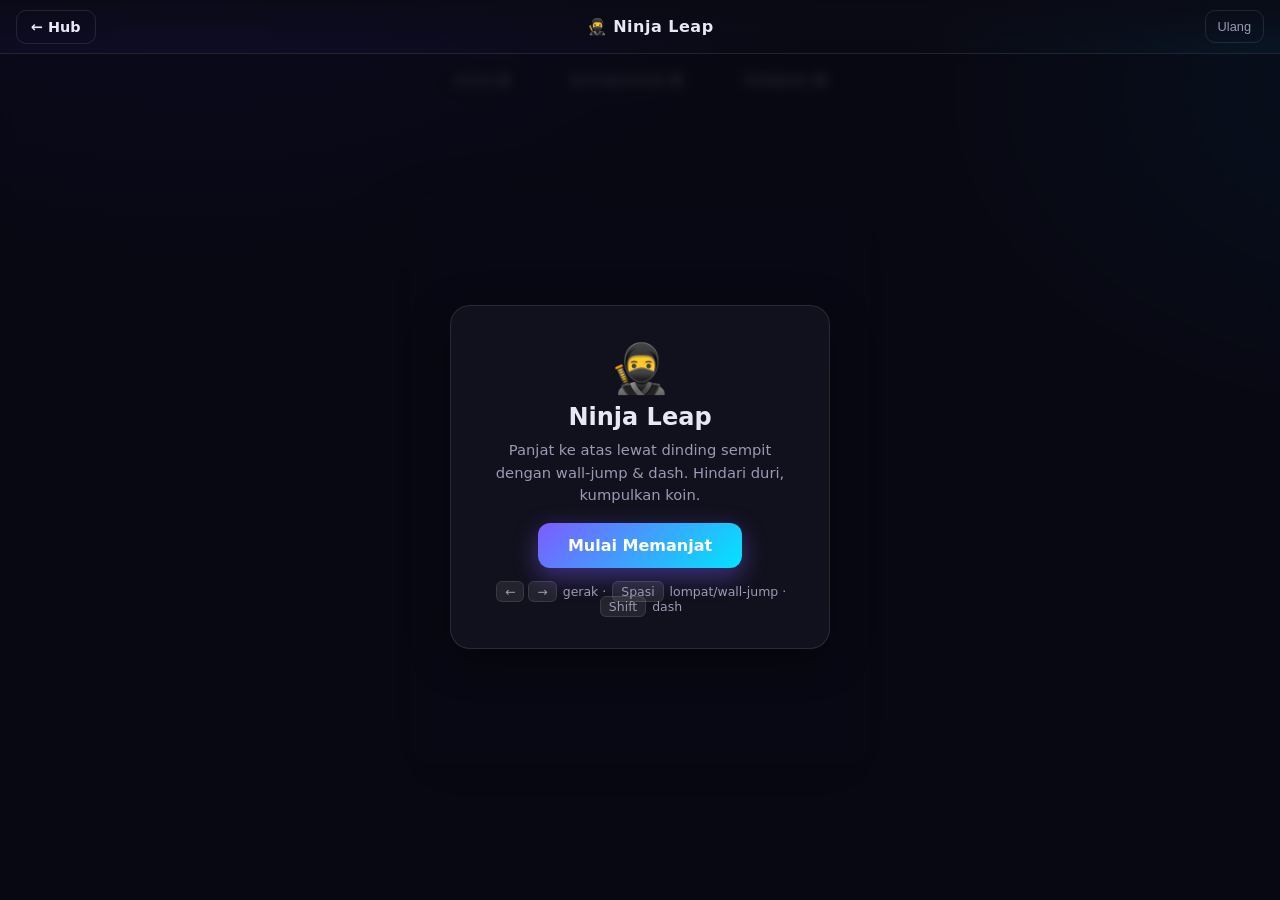
<file: games/ninja-leap.html>
<!DOCTYPE html>
<html lang="id">
<head>
<meta charset="UTF-8">
<meta name="viewport" content="width=device-width,initial-scale=1.0">
<title>Ninja Leap</title>
<link rel="stylesheet" href="../assets/style.css">
<link rel="stylesheet" href="../assets/canvas.css">
<style>.touch-ctrl{position:fixed;bottom:14px;left:0;right:0;display:flex;justify-content:space-between;padding:0 16px;z-index:60;pointer-events:none}
.touch-ctrl .grp{display:flex;gap:10px;pointer-events:auto}
.tbtn{width:60px;height:60px;border-radius:16px;border:1px solid var(--panel-border);background:rgba(255,255,255,.06);color:#fff;font-size:1.3rem;font-weight:800;display:grid;place-items:center;user-select:none}
@media(hover:hover){.touch-ctrl{display:none}}</style>
</head>
<body class="canvas-game">
<div class="game-top">
  <a class="back" href="../index.html">← Hub</a>
  <span class="gname">🥷 Ninja Leap</span>
  <button class="reset" id="resetBtn">Ulang</button>
</div>
<div class="hud">
  <div class="h"><span>Koin</span><b id="coins">0</b></div>
  <div class="h"><span>Ketinggian</span><b id="height">0</b></div>
  <div class="h"><span>Terbaik</span><b id="best">0</b></div>
</div>
<div class="stage"><canvas id="c" width="440" height="560"></canvas></div>
<div class="touch-ctrl">
  <div class="grp"><div class="tbtn" id="bl">←</div><div class="tbtn" id="br">→</div></div>
  <div class="grp"><div class="tbtn" id="bd">»</div><div class="tbtn" id="bj">⬆</div></div>
</div>
<div class="overlay" id="ov">
  <div class="panel">
    <div class="big">🥷</div>
    <h2>Ninja Leap</h2>
    <p>Panjat ke atas lewat dinding sempit dengan wall-jump &amp; dash. Hindari duri, kumpulkan koin.</p>
    <button class="btn" id="startBtn">Mulai Memanjat</button>
    <div class="keyhint"><kbd>←</kbd><kbd>→</kbd> gerak · <kbd>Spasi</kbd> lompat/wall-jump · <kbd>Shift</kbd> dash</div>
  </div>
</div>
<script>
const KEY='mm_ninja-leap-best';
const c=document.getElementById('c'),x=c.getContext('2d');
const W=c.width,H=c.height,WALL=46;
let best=+(localStorage.getItem(KEY)||0);document.getElementById('best').textContent=best;
let running=false,p,keys,plats,spikes,coins,camY,height,coinCount,jumpHeld,dashCd,maxUp;
const GRAV=0.6;
function seg(yTop,yBot){return{x:WALL,y:yTop,w:W-WALL*2,h:yBot-yTop};}
function genChunk(startY){
  // create platforms/spikes/coins going up from startY
  for(let y=startY;y>startY-1200;y-=Math.random()*70+70){
    const onLeft=Math.random()<.5;const w=70+Math.random()*40;
    const px=onLeft?WALL:W-WALL-w;
    if(Math.random()<.8)plats.push({x:px,y:y,w:w,h:14});
    if(Math.random()<.4)coins.push({x:px+w/2,y:y-26,got:false});
    if(Math.random()<.28){const sx=onLeft?W-WALL-46:WALL;spikes.push({x:sx,y:y+6,w:46,h:12,dir:onLeft?1:-1});}
  }
}
function reset(){p={x:W/2-15,y:H-90,w:30,h:34,vx:0,vy:0,onGround:false,wall:0,dashT:0};keys={l:false,r:false};plats=[{x:WALL,y:H-60,w:W-WALL*2,h:16}];spikes=[];coins=[];camY=0;height=0;coinCount=0;dashCd=0;maxUp=0;jumpHeld=false;genChunk(H-120);}
function end(reason){running=false;if(height>best){best=height;localStorage.setItem(KEY,best);}document.getElementById('best').textContent=best;const ov=document.getElementById('ov');ov.querySelector('.panel').innerHTML=`<div class="big">${reason==='spike'?'💥':'🕳️'}</div><h2>${reason==='spike'?'Kena Duri!':'Terjatuh!'}</h2><div class="score-line">Tinggi: <b>${height} m</b> · 🪙 ${coinCount}</div><p>Terbaik: ${best} m</p><button class="btn" id="startBtn">Coba Lagi</button>`;ov.classList.remove('hide');bind();}
function doJump(){if(p.onGround){p.vy=-13;p.onGround=false;}else if(p.wall!==0){p.vy=-12.5;p.vx=p.wall*7;p.wall=0;}}
function doDash(){if(dashCd<=0){const dir=keys.l?-1:keys.r?1:(p.x<W/2?1:-1);p.vx=dir*13;p.dashT=8;dashCd=45;}}
function loop(){
  if(!running)return;
  if(p.dashT>0){p.dashT--;}else{if(keys.l)p.vx=-4.6;else if(keys.r)p.vx=4.6;else p.vx*=0.8;}
  dashCd--;
  p.vy+=GRAV;if(p.vy>15)p.vy=15;
  p.x+=p.vx;
  // walls
  p.wall=0;
  if(p.x<WALL){p.x=WALL;if(p.vy>1){p.vy=Math.min(p.vy,2.4);p.wall=1;}}
  if(p.x+p.w>W-WALL){p.x=W-WALL-p.w;if(p.vy>1){p.vy=Math.min(p.vy,2.4);p.wall=-1;}}
  p.y+=p.vy;p.onGround=false;
  plats.forEach(pl=>{if(p.x+p.w>pl.x&&p.x<pl.x+pl.w&&p.y+p.h>pl.y&&p.y+p.h<pl.y+pl.h+Math.abs(p.vy)+2&&p.vy>=0){p.y=pl.y-p.h;p.vy=0;p.onGround=true;}});
  // camera
  if(p.y-camY<H*0.45)camY=p.y-H*0.45;
  maxUp=Math.min(maxUp,p.y);height=Math.max(height,Math.floor((H-120-maxUp)/10));
  document.getElementById('height').textContent=height;
  // generate more
  let top=Math.min(...plats.map(pl=>pl.y));if(top>camY-200)genChunk(top);
  // cleanup below
  plats=plats.filter(pl=>pl.y-camY<H+80);spikes=spikes.filter(s=>s.y-camY<H+80);
  // spikes collision
  for(const s of spikes){if(p.x+p.w>s.x&&p.x<s.x+s.w&&p.y+p.h>s.y&&p.y<s.y+s.h){end('spike');return;}}
  // coins
  coins.forEach(co=>{if(!co.got&&Math.abs(p.x+p.w/2-co.x)<22&&Math.abs(p.y+p.h/2-co.y)<22){co.got=true;coinCount++;document.getElementById('coins').textContent=coinCount;}});
  // fall death
  if(p.y-camY>H+60){end('fall');return;}
  draw();
  requestAnimationFrame(loop);
}
function draw(){
  x.clearRect(0,0,W,H);const g=x.createLinearGradient(0,0,0,H);g.addColorStop(0,'#0e0e22');g.addColorStop(1,'#161228');x.fillStyle=g;x.fillRect(0,0,W,H);
  // side walls
  x.fillStyle='#1d1d3a';x.fillRect(0,0,WALL,H);x.fillRect(W-WALL,0,WALL,H);
  x.fillStyle='rgba(255,255,255,.04)';for(let y=(-camY%40);y<H;y+=40){x.fillRect(0,y,WALL,2);x.fillRect(W-WALL,y,WALL,2);}
  // platforms
  plats.forEach(pl=>{const sy=pl.y-camY;if(sy<-20||sy>H+20)return;x.fillStyle='#7c5cff';rr(pl.x,sy,pl.w,pl.h,5);x.fill();});
  // spikes
  x.fillStyle='#ff4d5e';spikes.forEach(s=>{const sy=s.y-camY;if(sy<-20||sy>H+20)return;const n=Math.floor(s.w/11);for(let i=0;i<n;i++){x.beginPath();x.moveTo(s.x+i*11,sy+s.h);x.lineTo(s.x+i*11+5.5,sy);x.lineTo(s.x+i*11+11,sy+s.h);x.fill();}});
  // coins
  coins.forEach(co=>{if(co.got)return;const sy=co.y-camY;if(sy<-20||sy>H+20)return;x.fillStyle='#ffd23f';x.beginPath();x.arc(co.x,sy,9,0,7);x.fill();x.fillStyle='#0e0e22';x.font='11px sans-serif';x.textAlign='center';x.textBaseline='middle';x.fillText('¢',co.x,sy+1);});
  // player
  const py=p.y-camY;x.fillStyle=p.dashT>0?'#00e5ff':'#fff';rr(p.x,py,p.w,p.h,7);x.fill();
  x.fillStyle='#0e0e22';x.fillRect(p.x+6,py+11,p.w-12,5);// ninja mask band
  x.fillStyle='#fff';x.fillRect(p.x+9,py+11,4,5);x.fillRect(p.x+p.w-13,py+11,4,5);
  // dash cd bar
  if(dashCd>0){x.fillStyle='rgba(0,229,255,.5)';x.fillRect(p.x,py-7,p.w*(1-dashCd/45),3);}
}
function rr(rx,ry,rw,rh,r){x.beginPath();x.moveTo(rx+r,ry);x.arcTo(rx+rw,ry,rx+rw,ry+rh,r);x.arcTo(rx+rw,ry+rh,rx,ry+rh,r);x.arcTo(rx,ry+rh,rx,ry,r);x.arcTo(rx,ry,rx+rw,ry,r);x.closePath();}
function start(){document.getElementById('ov').classList.add('hide');reset();running=true;loop();}
function bind(){document.getElementById('startBtn').onclick=start;}
bind();
window.addEventListener('keydown',e=>{if(['ArrowLeft','KeyA'].includes(e.code))keys.l=true;if(['ArrowRight','KeyD'].includes(e.code))keys.r=true;if(e.code==='Space'){e.preventDefault();if(!jumpHeld){doJump();jumpHeld=true;}}if(e.code==='ShiftLeft'||e.code==='ShiftRight')doDash();});
window.addEventListener('keyup',e=>{if(['ArrowLeft','KeyA'].includes(e.code))keys.l=false;if(['ArrowRight','KeyD'].includes(e.code))keys.r=false;if(e.code==='Space')jumpHeld=false;});
function hold(id,fn,k){const el=document.getElementById(id);el.addEventListener('pointerdown',e=>{e.preventDefault();if(k){keys[k]=true;}else fn();});if(k){el.addEventListener('pointerup',()=>keys[k]=false);el.addEventListener('pointerleave',()=>keys[k]=false);}}
hold('bl',null,'l');hold('br',null,'r');hold('bj',doJump);hold('bd',doDash);
document.getElementById('resetBtn').onclick=()=>{if(running)end('fall');};
</script>
</body>
</html>
</file>
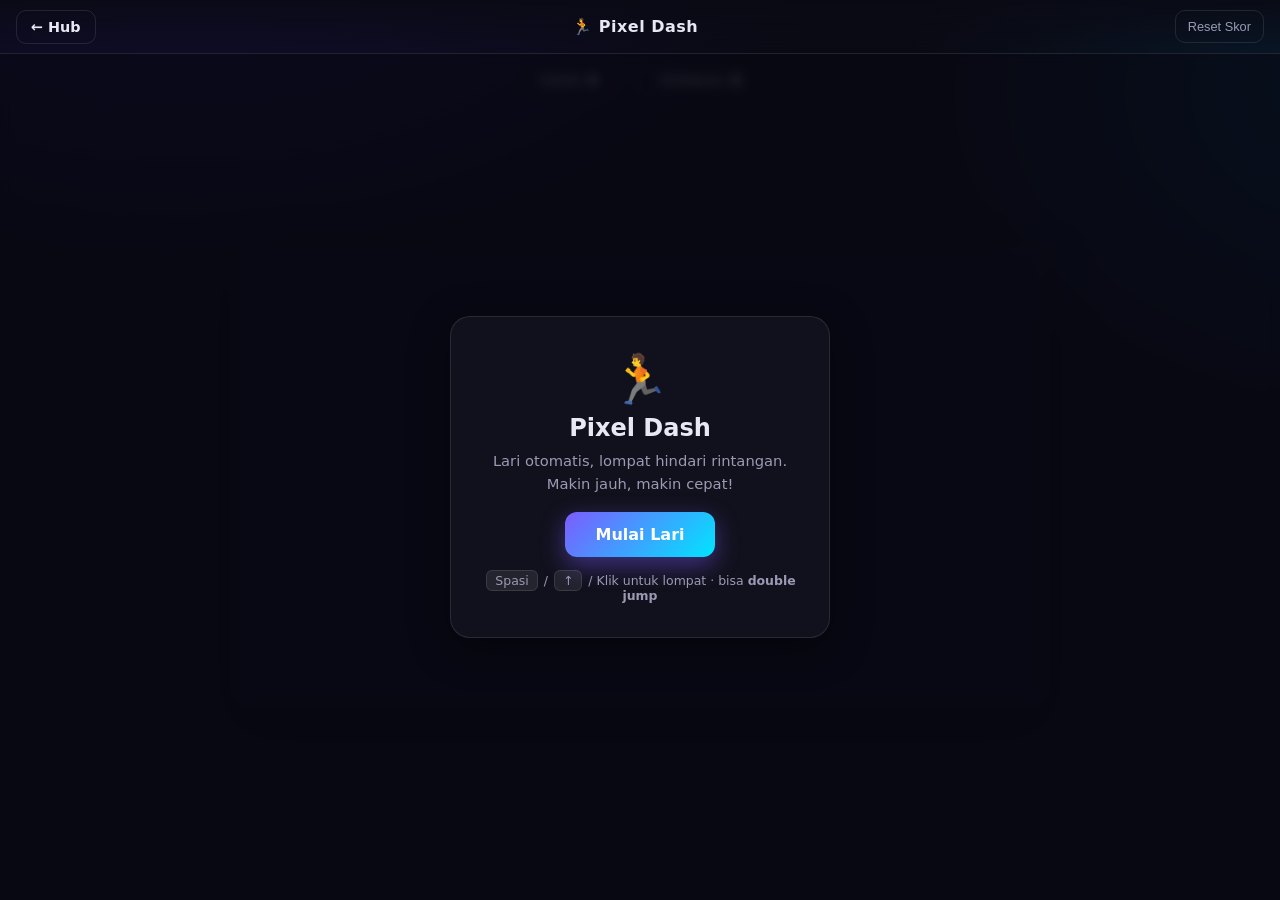
<file: games/pixel-dash.html>
<!DOCTYPE html>
<html lang="id">
<head>
<meta charset="UTF-8">
<meta name="viewport" content="width=device-width,initial-scale=1.0">
<title>Pixel Dash</title>
<link rel="stylesheet" href="../assets/style.css">
<link rel="stylesheet" href="../assets/canvas.css">
</head>
<body class="canvas-game">
<div class="game-top">
  <a class="back" href="../index.html">← Hub</a>
  <span class="gname">🏃 Pixel Dash</span>
  <button class="reset" id="resetBtn">Reset Skor</button>
</div>
<div class="hud">
  <div class="h"><span>Skor</span><b id="score">0</b></div>
  <div class="h"><span>Terbaik</span><b id="best">0</b></div>
</div>
<div class="stage"><canvas id="c" width="800" height="450"></canvas></div>
<div class="overlay" id="ov">
  <div class="panel">
    <div class="big">🏃</div>
    <h2>Pixel Dash</h2>
    <p>Lari otomatis, lompat hindari rintangan. Makin jauh, makin cepat!</p>
    <button class="btn" id="startBtn">Mulai Lari</button>
    <div class="keyhint"><kbd>Spasi</kbd> / <kbd>↑</kbd> / Klik untuk lompat · bisa <b>double jump</b></div>
  </div>
</div>
<script>
const KEY='mm_pixel-dash-best';
const c=document.getElementById('c'),x=c.getContext('2d');
const W=c.width,H=c.height,GROUND=H-60;
let best=+(localStorage.getItem(KEY)||0);document.getElementById('best').textContent=best;
let running=false,player,obstacles,clouds,speed,score,spawnT,jumps,gravity,particles;
function reset(){
  player={x:110,y:GROUND-40,w:34,h:40,vy:0};
  obstacles=[];clouds=[];particles=[];speed=5.4;score=0;spawnT=60;jumps=0;gravity=0.62;
  for(let i=0;i<5;i++)clouds.push({x:Math.random()*W,y:30+Math.random()*150,s:.4+Math.random()*.6,r:18+Math.random()*22});
}
function jump(){if(!running)return;if(jumps<2){player.vy=jumps===0?-13:-11;jumps++;for(let i=0;i<6;i++)particles.push({x:player.x+player.w/2,y:player.y+player.h,vx:(Math.random()-.5)*4,vy:Math.random()*3,life:18});}}
function spawnObs(){const tall=Math.random()<0.3;const h=tall?54:34;obstacles.push({x:W+20,y:GROUND-h,w:22+Math.random()*16,h:h});}
function end(){running=false;if(score>best){best=Math.floor(score);localStorage.setItem(KEY,best);}document.getElementById('best').textContent=Math.floor(best);const ov=document.getElementById('ov');ov.querySelector('.panel').innerHTML=`<div class="big">💥</div><h2>Game Over</h2><div class="score-line">Skor: <b>${Math.floor(score)}</b></div><p>Terbaik: ${Math.floor(best)} m</p><button class="btn" id="startBtn">Lari Lagi</button><div class="keyhint"><kbd>Spasi</kbd> untuk lompat</div>`;ov.classList.remove('hide');bind();}
function loop(){
  if(!running)return;
  x.clearRect(0,0,W,H);
  // bg
  const g=x.createLinearGradient(0,0,0,H);g.addColorStop(0,'#161634');g.addColorStop(1,'#0c0c1c');x.fillStyle=g;x.fillRect(0,0,W,H);
  clouds.forEach(cl=>{cl.x-=speed*cl.s*.3;if(cl.x<-50)cl.x=W+40;x.fillStyle='rgba(255,255,255,.06)';x.beginPath();x.arc(cl.x,cl.y,cl.r,0,7);x.arc(cl.x+cl.r,cl.y+4,cl.r*.8,0,7);x.fill();});
  // ground
  x.fillStyle='#7c5cff';x.fillRect(0,GROUND,W,4);x.fillStyle='rgba(124,92,255,.12)';x.fillRect(0,GROUND+4,W,H-GROUND);
  // physics
  player.vy+=gravity;player.y+=player.vy;if(player.y>=GROUND-player.h){player.y=GROUND-player.h;player.vy=0;jumps=0;}
  // player
  x.save();x.translate(player.x+player.w/2,player.y+player.h/2);x.rotate(Math.min(.4,player.vy*0.03));x.fillStyle='#00e5ff';roundRect(-player.w/2,-player.h/2,player.w,player.h,7);x.fill();x.fillStyle='#0c0c1c';x.fillRect(player.w/2-13,-player.h/2+9,6,6);x.restore();
  // obstacles
  speed+=0.0018;spawnT--;if(spawnT<=0){spawnObs();spawnT=Math.max(38,90-speed*4)+Math.random()*30;}
  for(let i=obstacles.length-1;i>=0;i--){const o=obstacles[i];o.x-=speed;x.fillStyle='#ff4d8d';roundRect(o.x,o.y,o.w,o.h,5);x.fill();
    if(player.x<o.x+o.w&&player.x+player.w>o.x&&player.y<o.y+o.h&&player.y+player.h>o.y){end();return;}
    if(o.x+o.w<0)obstacles.splice(i,1);}
  // particles
  for(let i=particles.length-1;i>=0;i--){const p=particles[i];p.x-=speed;p.x+=p.vx;p.y+=p.vy;p.life--;x.fillStyle='rgba(0,229,255,'+(p.life/18)+')';x.fillRect(p.x,p.y,4,4);if(p.life<=0)particles.splice(i,1);}
  score+=speed*0.05;document.getElementById('score').textContent=Math.floor(score);
  requestAnimationFrame(loop);
}
function roundRect(rx,ry,rw,rh,r){x.beginPath();x.moveTo(rx+r,ry);x.arcTo(rx+rw,ry,rx+rw,ry+rh,r);x.arcTo(rx+rw,ry+rh,rx,ry+rh,r);x.arcTo(rx,ry+rh,rx,ry,r);x.arcTo(rx,ry,rx+rw,ry,r);x.closePath();}
function start(){reset();running=true;document.getElementById('ov').classList.add('hide');loop();}
function bind(){document.getElementById('startBtn').onclick=start;}
bind();
window.addEventListener('keydown',e=>{if(e.code==='Space'||e.code==='ArrowUp'){e.preventDefault();if(!running&&document.getElementById('ov').classList.contains('hide')===false){start();}else jump();}});
c.addEventListener('pointerdown',jump);
document.getElementById('resetBtn').onclick=()=>{localStorage.removeItem(KEY);best=0;document.getElementById('best').textContent=0;};
</script>
</body>
</html>
</file>
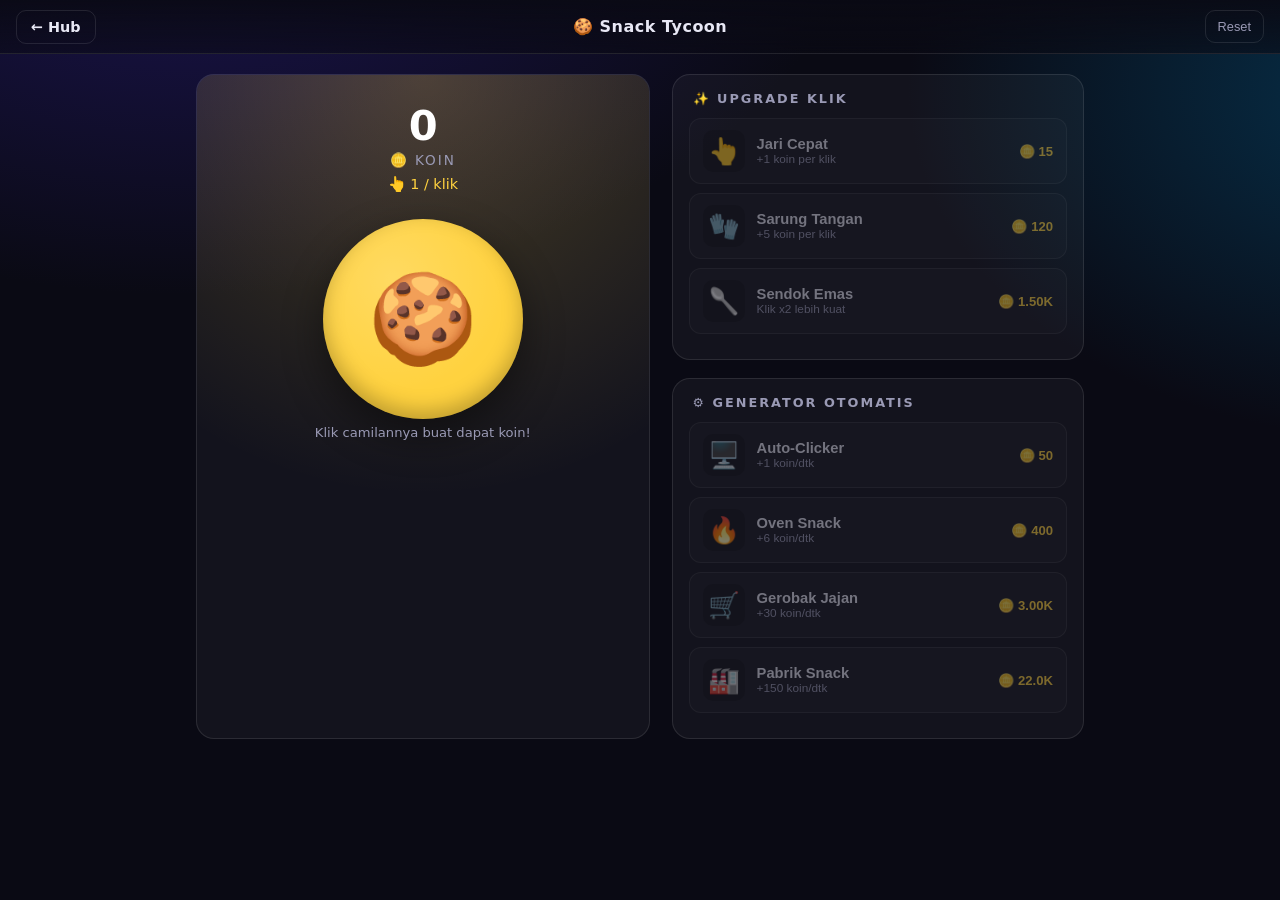
<file: games/snack-tycoon.html>
<!DOCTYPE html>
<html lang="id">
<head>
<meta charset="UTF-8">
<meta name="viewport" content="width=device-width,initial-scale=1.0">
<title>Snack Tycoon</title>
<link rel="stylesheet" href="../assets/style.css">
<link rel="stylesheet" href="../assets/idle.css">
</head>
<body>
<div class="game-top">
  <a class="back" href="../index.html">← Hub</a>
  <span class="gname">🍪 Snack Tycoon</span>
  <button class="reset" id="resetBtn">Reset</button>
</div>
<div id="game"></div>
<script src="../assets/idle.js"></script>
<script>
IdleGame.start({
  key:'snack-tycoon',name:'Snack Tycoon',
  theme:{accent:'#ffd23f',glow:'radial-gradient(circle at 50% 0%,rgba(255,210,63,.22),transparent 60%)'},
  currency:{name:'Koin',icon:'🪙'},
  clickIcon:'🍪',clickHint:'Klik camilannya buat dapat koin!',baseClick:1,
  upgrades:[
    {id:'finger',name:'Jari Cepat',icon:'👆',desc:'+1 koin per klik',baseCost:15,costMul:1.15,clickAdd:1},
    {id:'glove',name:'Sarung Tangan',icon:'🧤',desc:'+5 koin per klik',baseCost:120,costMul:1.16,clickAdd:5},
    {id:'golden',name:'Sendok Emas',icon:'🥄',desc:'Klik x2 lebih kuat',baseCost:1500,costMul:1.6,clickMult:2}
  ],
  producers:[
    {id:'cursor',name:'Auto-Clicker',icon:'🖥️',desc:'+1 koin/dtk',baseCost:50,costMul:1.17,cps:1},
    {id:'oven',name:'Oven Snack',icon:'🔥',desc:'+6 koin/dtk',baseCost:400,costMul:1.18,cps:6},
    {id:'cart',name:'Gerobak Jajan',icon:'🛒',desc:'+30 koin/dtk',baseCost:3000,costMul:1.19,cps:30},
    {id:'factory',name:'Pabrik Snack',icon:'🏭',desc:'+150 koin/dtk',baseCost:22000,costMul:1.2,cps:150}
  ]
});
</script>
</body>
</html>
</file>
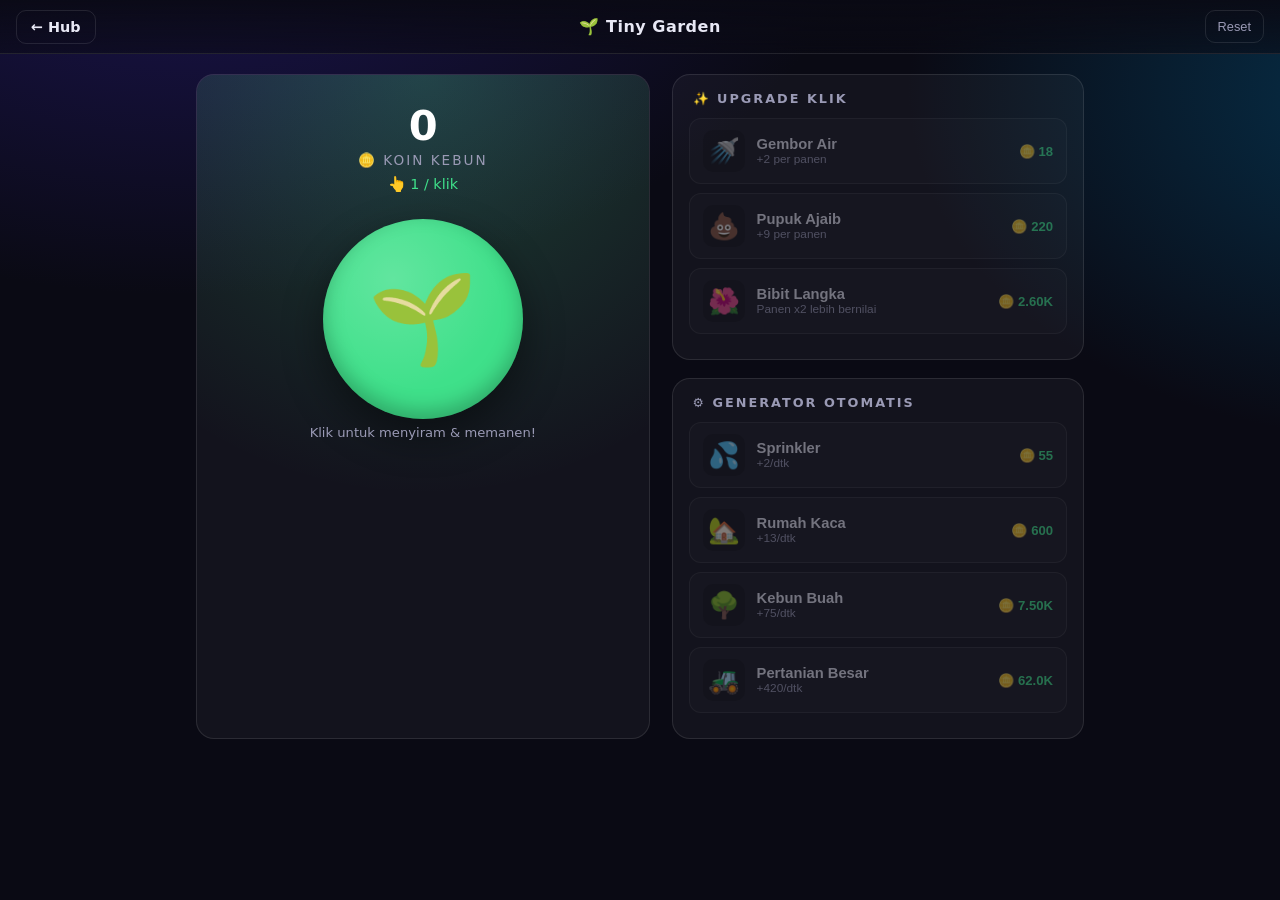
<file: games/tiny-garden.html>
<!DOCTYPE html>
<html lang="id">
<head>
<meta charset="UTF-8">
<meta name="viewport" content="width=device-width,initial-scale=1.0">
<title>Tiny Garden</title>
<link rel="stylesheet" href="../assets/style.css">
<link rel="stylesheet" href="../assets/idle.css">
</head>
<body>
<div class="game-top">
  <a class="back" href="../index.html">← Hub</a>
  <span class="gname">🌱 Tiny Garden</span>
  <button class="reset" id="resetBtn">Reset</button>
</div>
<div id="game"></div>
<script src="../assets/idle.js"></script>
<script>
IdleGame.start({
  key:'tiny-garden',name:'Tiny Garden',
  theme:{accent:'#3fe08a',glow:'radial-gradient(circle at 50% 0%,rgba(63,224,138,.22),transparent 60%)'},
  currency:{name:'Koin Kebun',icon:'🪙'},
  clickIcon:'🌱',clickHint:'Klik untuk menyiram & memanen!',baseClick:1,
  upgrades:[
    {id:'can',name:'Gembor Air',icon:'🚿',desc:'+2 per panen',baseCost:18,costMul:1.15,clickAdd:2},
    {id:'fert',name:'Pupuk Ajaib',icon:'💩',desc:'+9 per panen',baseCost:220,costMul:1.17,clickAdd:9},
    {id:'rare',name:'Bibit Langka',icon:'🌺',desc:'Panen x2 lebih bernilai',baseCost:2600,costMul:1.6,clickMult:2}
  ],
  producers:[
    {id:'sprinkler',name:'Sprinkler',icon:'💦',desc:'+2/dtk',baseCost:55,costMul:1.17,cps:2},
    {id:'green',name:'Rumah Kaca',icon:'🏡',desc:'+13/dtk',baseCost:600,costMul:1.18,cps:13},
    {id:'orchard',name:'Kebun Buah',icon:'🌳',desc:'+75/dtk',baseCost:7500,costMul:1.2,cps:75},
    {id:'farm',name:'Pertanian Besar',icon:'🚜',desc:'+420/dtk',baseCost:62000,costMul:1.21,cps:420}
  ]
});
</script>
</body>
</html>
</file>
<file: assets/style.css>
:root{
  --bg:#0a0a14;
  --bg2:#12122a;
  --panel:rgba(255,255,255,.04);
  --panel-border:rgba(255,255,255,.10);
  --text:#e8e8f5;
  --muted:#9a9ab5;
  --neon:#7c5cff;
  --neon2:#00e5ff;
  --pink:#ff4d8d;
  --yellow:#ffd23f;
  --green:#3fe08a;
  --radius:18px;
  --shadow:0 10px 40px rgba(0,0,0,.45);
}
*{box-sizing:border-box;margin:0;padding:0}
html{scroll-behavior:smooth}
body{
  font-family:'Trebuchet MS','Segoe UI',system-ui,sans-serif;
  background:radial-gradient(1200px 700px at 15% -10%,#1b1450 0%,transparent 55%),radial-gradient(1000px 700px at 110% 10%,#06304a 0%,transparent 50%),var(--bg);
  color:var(--text);
  min-height:100vh;
  -webkit-font-smoothing:antialiased;
}
a{color:inherit;text-decoration:none}
.wrap{max-width:1080px;margin:0 auto;padding:0 20px}

/* ===== Header / Hero ===== */
.topbar{display:flex;align-items:center;justify-content:space-between;padding:22px 0;position:sticky;top:0;backdrop-filter:blur(12px);background:linear-gradient(180deg,rgba(10,10,20,.85),rgba(10,10,20,.35));z-index:50;border-bottom:1px solid var(--panel-border)}
.brand{display:flex;align-items:center;gap:12px;font-weight:800;font-size:1.15rem;letter-spacing:.5px}
.brand .logo{width:38px;height:38px;border-radius:11px;display:grid;place-items:center;font-size:1.2rem;background:linear-gradient(135deg,var(--neon),var(--neon2));box-shadow:0 0 22px rgba(124,92,255,.6)}
.brand b{background:linear-gradient(90deg,#fff,#b9aaff);-webkit-background-clip:text;background-clip:text;-webkit-text-fill-color:transparent}
.topbar .chip{font-size:.72rem;color:var(--muted);border:1px solid var(--panel-border);padding:6px 12px;border-radius:999px}

.hero{text-align:center;padding:64px 0 26px}
.hero .eyebrow{display:inline-block;font-size:.72rem;letter-spacing:3px;text-transform:uppercase;color:var(--neon2);border:1px solid rgba(0,229,255,.3);padding:6px 14px;border-radius:999px;margin-bottom:20px}
.hero h1{font-size:clamp(2.2rem,6vw,3.8rem);line-height:1.05;letter-spacing:-1px}
.hero h1 span{background:linear-gradient(90deg,var(--neon),var(--pink),var(--neon2));-webkit-background-clip:text;background-clip:text;-webkit-text-fill-color:transparent;background-size:200% auto;animation:shine 6s linear infinite}
@keyframes shine{to{background-position:200% center}}
.hero p{color:var(--muted);max-width:560px;margin:18px auto 0;font-size:1.05rem;line-height:1.6}
.hero .stats{display:flex;gap:30px;justify-content:center;margin-top:30px;flex-wrap:wrap}
.hero .stats div{text-align:center}
.hero .stats b{display:block;font-size:1.6rem;color:#fff}
.hero .stats span{font-size:.75rem;color:var(--muted);text-transform:uppercase;letter-spacing:1px}

/* ===== Filters ===== */
.filters{display:flex;gap:10px;justify-content:center;flex-wrap:wrap;margin:32px 0 26px}
.filter{cursor:pointer;border:1px solid var(--panel-border);background:var(--panel);color:var(--muted);padding:9px 18px;border-radius:999px;font-size:.85rem;font-weight:700;transition:.2s}
.filter:hover{color:#fff;border-color:var(--neon)}
.filter.active{background:linear-gradient(135deg,var(--neon),var(--neon2));color:#fff;border-color:transparent;box-shadow:0 0 20px rgba(124,92,255,.5)}

/* ===== Game grid ===== */
.grid{display:grid;grid-template-columns:repeat(auto-fill,minmax(250px,1fr));gap:20px;padding-bottom:60px}
.card{position:relative;display:flex;flex-direction:column;background:var(--panel);border:1px solid var(--panel-border);border-radius:var(--radius);padding:22px;overflow:hidden;transition:.25s;min-height:230px}
.card::before{content:'';position:absolute;inset:0;background:var(--cardglow,radial-gradient(circle at 30% 0%,rgba(124,92,255,.18),transparent 60%));opacity:.8;transition:.25s}
.card:hover{transform:translateY(-6px);border-color:var(--accent,var(--neon));box-shadow:var(--shadow)}
.card>*{position:relative;z-index:1}
.card .ico{font-size:2.6rem;margin-bottom:14px;filter:drop-shadow(0 6px 14px rgba(0,0,0,.4))}
.card h3{font-size:1.18rem;margin-bottom:6px}
.card .genre{font-size:.74rem;color:var(--muted);text-transform:uppercase;letter-spacing:1px;margin-bottom:10px}
.card p{font-size:.86rem;color:var(--muted);line-height:1.5;flex:1}
.card .foot{display:flex;align-items:center;justify-content:space-between;margin-top:16px}
.card .stars{font-size:.8rem;color:var(--yellow)}
.card .play{font-size:.82rem;font-weight:800;color:#fff;display:flex;align-items:center;gap:6px}
.card .play .arr{transition:.2s}
.card:hover .play .arr{transform:translateX(4px)}
.badge-soon{position:absolute;top:14px;right:14px;font-size:.65rem;background:rgba(255,255,255,.08);padding:4px 9px;border-radius:999px;color:var(--muted)}

footer.site{border-top:1px solid var(--panel-border);padding:30px 0;text-align:center;color:var(--muted);font-size:.82rem}

/* ===== Shared in-game shell ===== */
.game-top{position:fixed;top:0;left:0;right:0;height:54px;display:flex;align-items:center;justify-content:space-between;padding:0 16px;background:linear-gradient(180deg,rgba(10,10,20,.92),rgba(10,10,20,.55));backdrop-filter:blur(10px);border-bottom:1px solid var(--panel-border);z-index:100}
.game-top a.back{display:flex;align-items:center;gap:8px;font-weight:700;font-size:.9rem;color:var(--text);padding:8px 14px;border-radius:10px;border:1px solid var(--panel-border);transition:.2s}
.game-top a.back:hover{border-color:var(--neon);color:#fff}
.game-top .gname{font-weight:800;letter-spacing:.5px}
.game-top .reset{cursor:pointer;font-size:.8rem;color:var(--muted);background:none;border:1px solid var(--panel-border);padding:8px 12px;border-radius:10px}
.game-top .reset:hover{color:#ff6b6b;border-color:#ff6b6b}
</file>
<file: assets/canvas.css>
html,body{height:100%}
body.canvas-game{overflow:hidden}
.stage{position:fixed;inset:54px 0 0 0;display:grid;place-items:center;padding:14px}
canvas{background:#0c0c1c;border:1px solid var(--panel-border);border-radius:16px;box-shadow:0 18px 50px rgba(0,0,0,.5);max-width:100%;max-height:100%;touch-action:none}
.hud{position:fixed;top:64px;left:0;right:0;display:flex;justify-content:center;gap:26px;pointer-events:none;z-index:60}
.hud .h{background:rgba(10,10,20,.6);border:1px solid var(--panel-border);backdrop-filter:blur(8px);padding:7px 16px;border-radius:999px;font-weight:800;font-size:.9rem}
.hud .h span{color:var(--muted);font-weight:600;margin-right:6px;font-size:.78rem;text-transform:uppercase;letter-spacing:1px}
.overlay{position:fixed;inset:54px 0 0 0;display:grid;place-items:center;z-index:80;background:rgba(8,8,18,.78);backdrop-filter:blur(6px);text-align:center;padding:20px}
.overlay.hide{display:none}
.panel{background:var(--panel);border:1px solid var(--panel-border);border-radius:20px;padding:34px 30px;max-width:380px;box-shadow:var(--shadow)}
.panel .big{font-size:3rem;margin-bottom:6px}
.panel h2{font-size:1.5rem;margin-bottom:8px}
.panel p{color:var(--muted);font-size:.92rem;line-height:1.55;margin-bottom:8px}
.panel .score-line{font-size:1.05rem;color:#fff;margin:12px 0}
.panel .score-line b{color:var(--neon2);font-size:1.5rem}
.btn{display:inline-block;cursor:pointer;border:none;font-family:inherit;font-weight:800;font-size:1rem;color:#fff;padding:13px 30px;border-radius:12px;background:linear-gradient(135deg,var(--neon),var(--neon2));box-shadow:0 8px 24px rgba(124,92,255,.45);transition:.15s;margin-top:8px}
.btn:hover{transform:translateY(-2px)}
.keyhint{margin-top:16px;font-size:.78rem;color:var(--muted)}
.keyhint kbd{background:rgba(255,255,255,.08);border:1px solid var(--panel-border);border-radius:6px;padding:2px 8px;font-family:inherit;margin:0 2px}
</file>
<file: assets/idle.css>
.idle-wrap{max-width:920px;margin:0 auto;padding:74px 16px 40px;display:grid;grid-template-columns:1.1fr 1fr;gap:22px}
@media(max-width:760px){.idle-wrap{grid-template-columns:1fr}}
.idle-main{background:var(--panel);border:1px solid var(--panel-border);border-radius:var(--radius);padding:26px;text-align:center;position:relative;overflow:hidden}
.idle-main::after{content:'';position:absolute;inset:0;background:var(--g-glow,radial-gradient(circle at 50% 0%,rgba(124,92,255,.18),transparent 60%));pointer-events:none}
.idle-cur{position:relative;z-index:1}
.idle-cur .amt{font-size:2.6rem;font-weight:900;letter-spacing:-1px;color:#fff}
.idle-cur .cur-name{color:var(--muted);font-size:.85rem;text-transform:uppercase;letter-spacing:2px;margin-top:2px}
.idle-cur .cps{margin-top:8px;font-size:.9rem;color:var(--g-accent,var(--neon2))}
.click-btn{position:relative;z-index:1;margin:26px auto 6px;width:200px;height:200px;border-radius:50%;border:none;cursor:pointer;font-size:5.5rem;display:grid;place-items:center;background:radial-gradient(circle at 35% 30%,rgba(255,255,255,.18),transparent 60%),var(--g-accent,#7c5cff);box-shadow:0 16px 40px rgba(0,0,0,.45),inset 0 -8px 20px rgba(0,0,0,.25);transition:transform .06s;user-select:none}
.click-btn:active{transform:scale(.94)}
.click-hint{position:relative;z-index:1;color:var(--muted);font-size:.82rem;margin-top:6px}
.float{position:fixed;pointer-events:none;font-weight:800;font-size:1.1rem;color:#fff;text-shadow:0 2px 6px rgba(0,0,0,.6);z-index:200;animation:floatUp .9s ease-out forwards}
@keyframes floatUp{0%{opacity:1;transform:translateY(0) scale(1)}100%{opacity:0;transform:translateY(-70px) scale(1.3)}}
.idle-side{display:flex;flex-direction:column;gap:18px}
.shop{background:var(--panel);border:1px solid var(--panel-border);border-radius:var(--radius);padding:16px}
.shop h3{font-size:.8rem;text-transform:uppercase;letter-spacing:2px;color:var(--muted);margin-bottom:12px;padding-left:4px}
.item{display:flex;align-items:center;gap:12px;width:100%;text-align:left;background:rgba(255,255,255,.03);border:1px solid var(--panel-border);border-radius:12px;padding:11px 13px;margin-bottom:9px;cursor:pointer;transition:.15s;color:var(--text)}
.item:hover:not(:disabled){border-color:var(--g-accent,var(--neon));transform:translateX(2px)}
.item:disabled{opacity:.45;cursor:not-allowed}
.item .i-ico{font-size:1.6rem;width:42px;height:42px;display:grid;place-items:center;background:rgba(0,0,0,.25);border-radius:10px;flex:0 0 auto}
.item .i-body{flex:1;min-width:0}
.item .i-name{font-weight:700;font-size:.92rem;display:flex;justify-content:space-between;gap:8px}
.item .i-owned{color:var(--muted);font-weight:600;font-size:.8rem}
.item .i-desc{font-size:.74rem;color:var(--muted)}
.item .i-cost{font-size:.82rem;font-weight:800;color:var(--g-accent,var(--neon2));white-space:nowrap}
.item.afford .i-cost{color:var(--green)}
.toast{position:fixed;left:50%;bottom:22px;transform:translateX(-50%) translateY(60px);background:#1b1b33;border:1px solid var(--panel-border);padding:12px 18px;border-radius:12px;color:#fff;font-size:.88rem;opacity:0;transition:.3s;z-index:300}
.toast.show{opacity:1;transform:translateX(-50%) translateY(0)}
</file>
